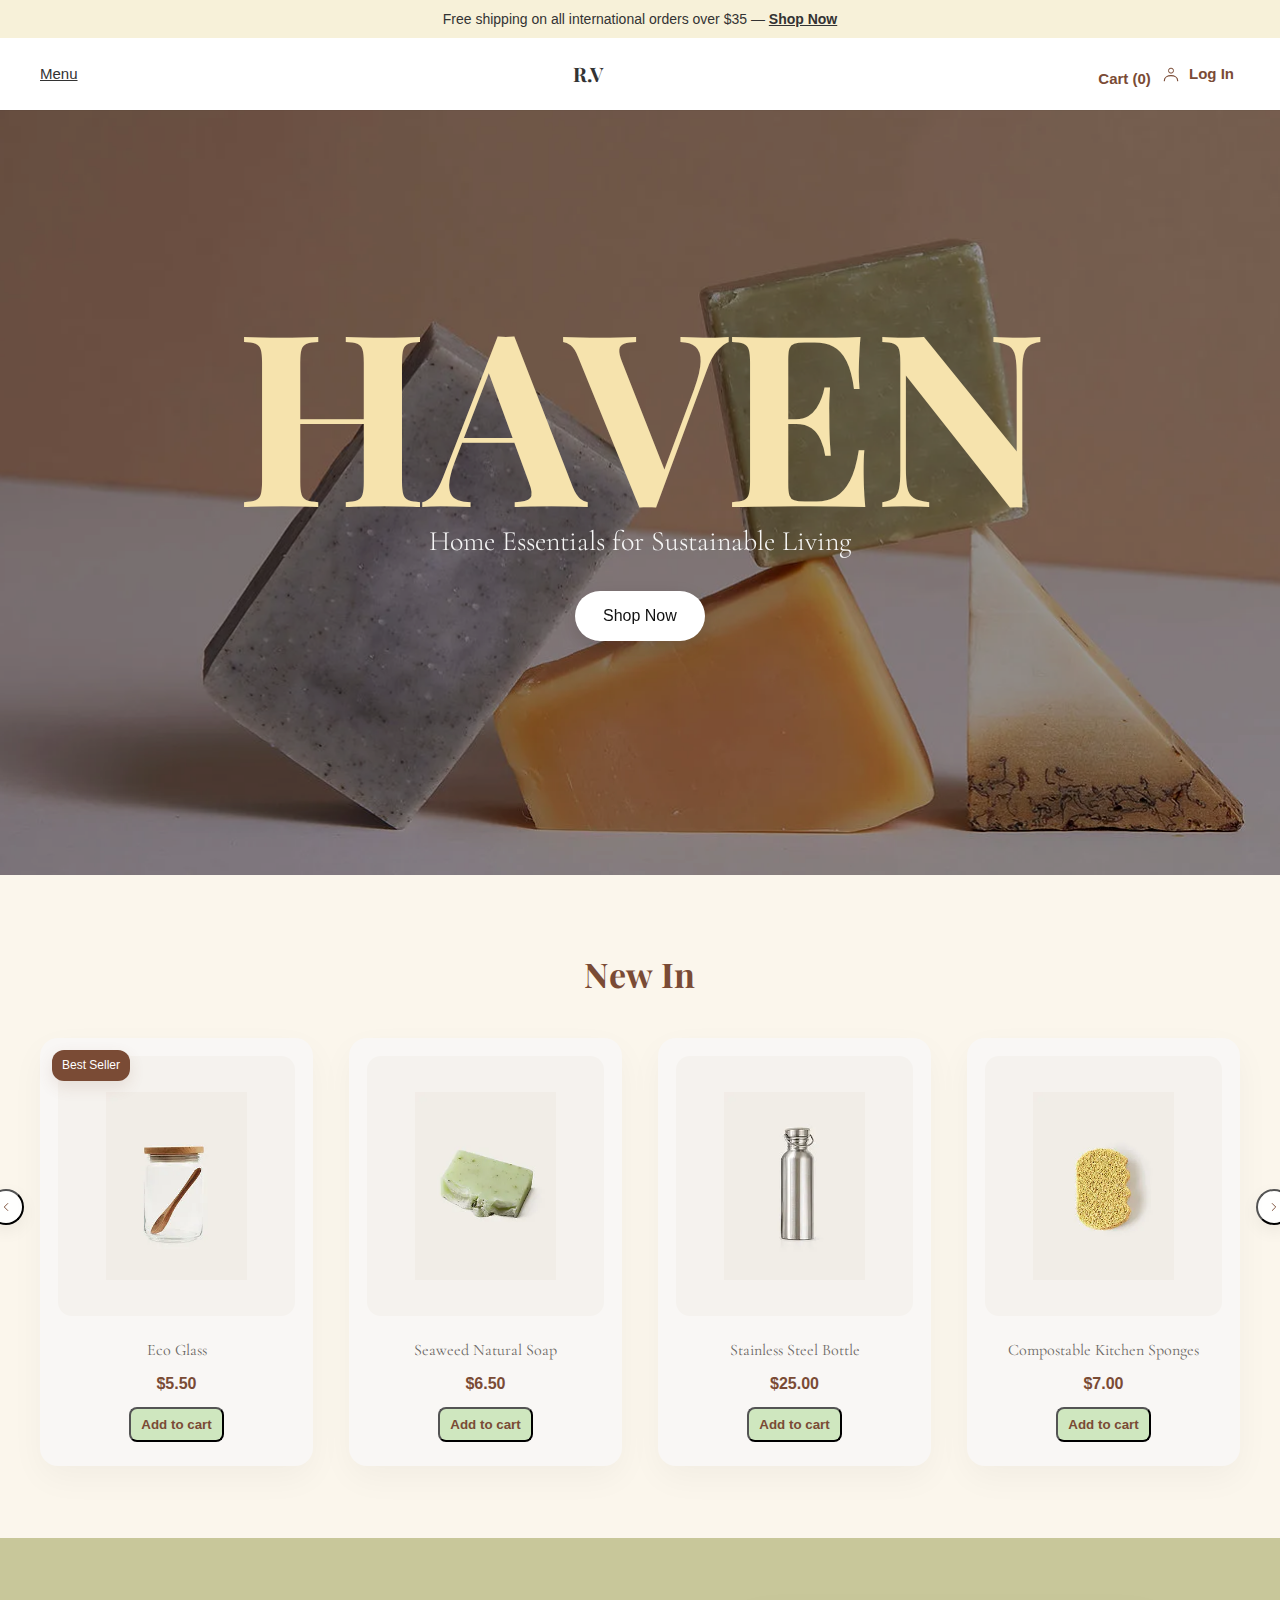
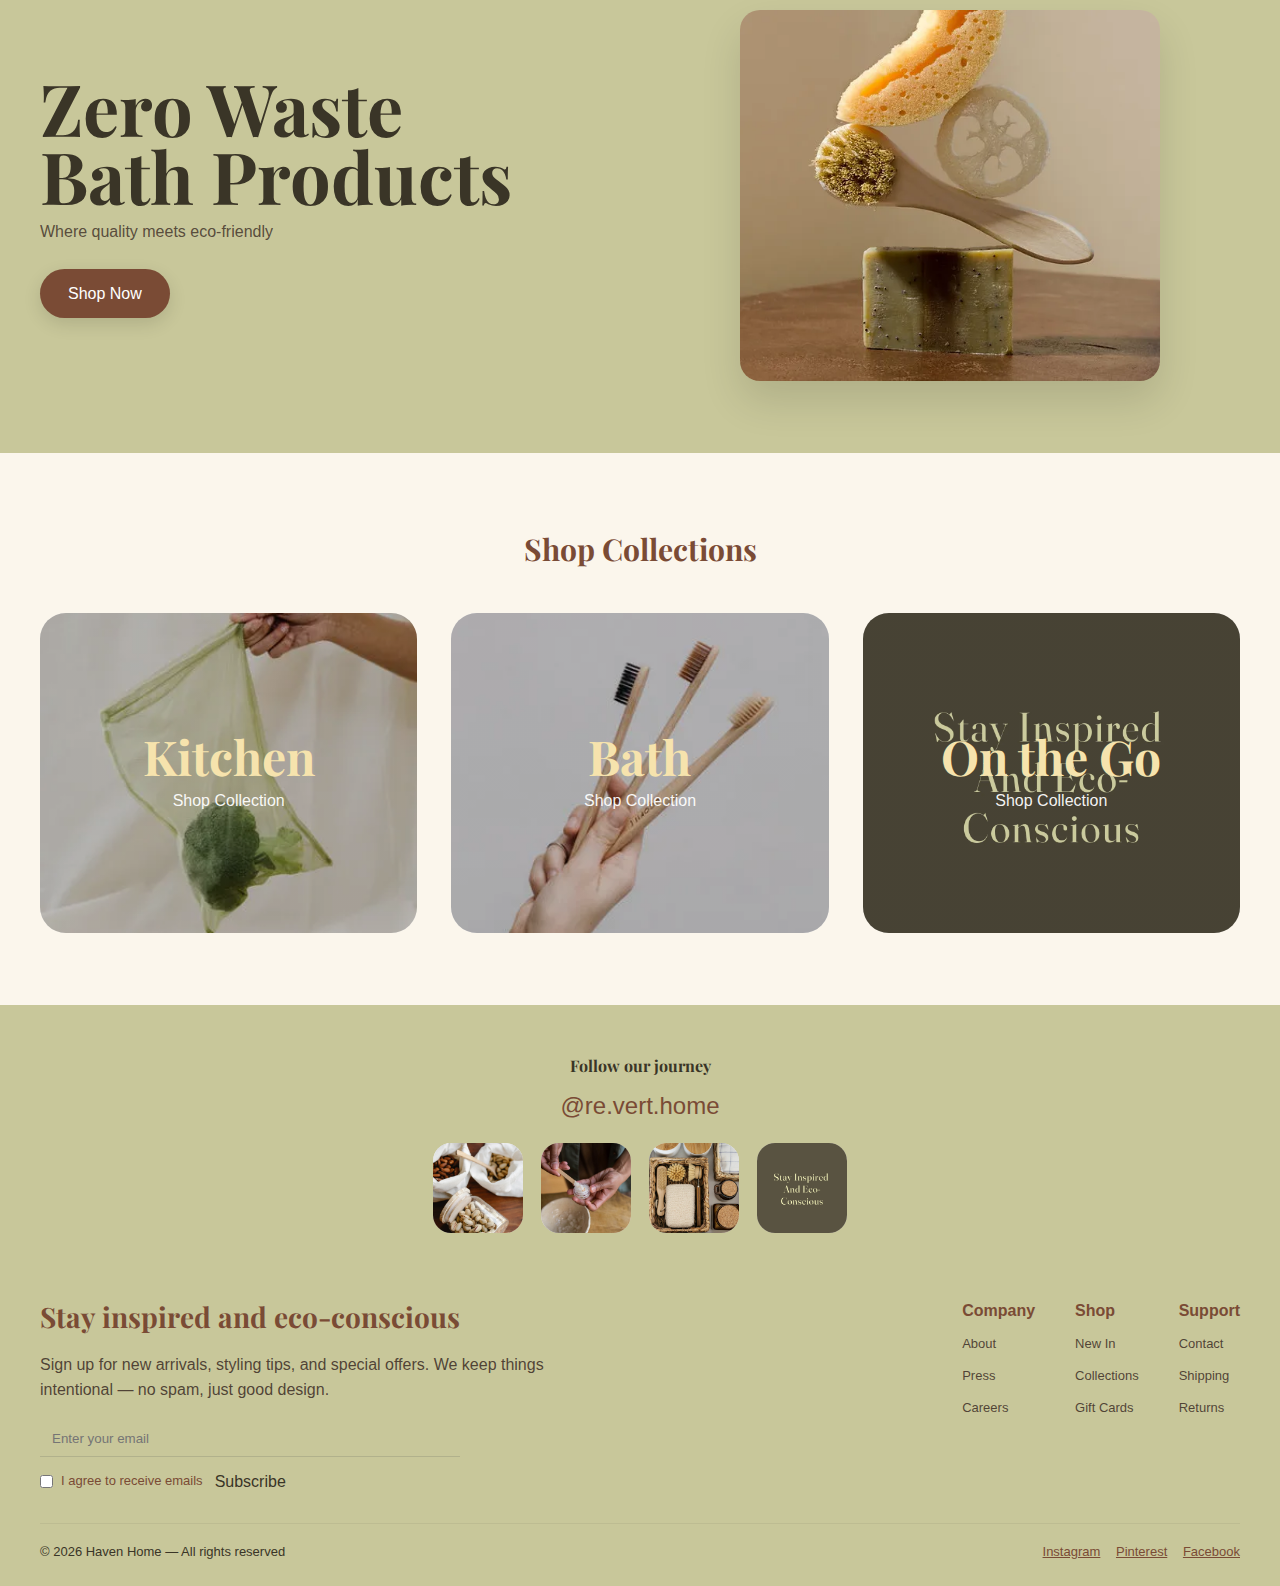
<file: index.html>
<!DOCTYPE html>
<html lang="en">

<head>
  <meta charset="UTF-8">
  <meta name="viewport" content="width=device-width, initial-scale=1.0">
  <link
    href="https://fonts.googleapis.com/css2?family=Playfair+Display:wght@400;700;900&family=Cormorant+Garamond:wght@300;400;600&display=swap"
    rel="stylesheet">
  <link rel="stylesheet" href="https://cdnjs.cloudflare.com/ajax/libs/font-awesome/6.4.0/css/all.min.css"
    integrity="sha512-pzjwE6PqJf4sC2xQ6X1m3Qe0Xv5nq7YQKf2lZ1xQxZk6x8dQ8+H1xK2b1Q2FY8h3p5nY1lYl2kQ=="
    crossorigin="anonymous" referrerpolicy="no-referrer" />
  <link rel="stylesheet" href="Assets/css/style.css">
  <title>HAVEN</title>
</head>

<body>
  <div class="promo">Free shipping on all international orders over $35 — <a href="#">Shop Now</a></div>

  <header class="site-header">
    <div class="header-inner">
      <a href="Assets/menu.html" class="menu open-menu" aria-label="Open menu">Menu</a>
      <div class="logo">R.V</div>
      <div class="actions">
        <span class="cart-label" aria-label="Cart" role="status">Cart (<span id="cart-count" aria-live="polite">0</span>)</span>
        <a href="Assets/login.html" class="login-link" aria-label="Log in"><svg class="user-svg"
            xmlns="http://www.w3.org/2000/svg" viewBox="0 0 24 24" aria-hidden="true" focusable="false">
            <circle cx="12" cy="8" r="3" stroke="currentColor" stroke-width="1.2" fill="none" />
            <path d="M4 20c0-4 4-6 8-6s8 2 8 6" stroke="currentColor" stroke-width="1.4" fill="none"
              stroke-linecap="round" stroke-linejoin="round" />
          </svg><span class="text">Log In</span></a>
      </div>
    </div>
  </header>

  <!-- HERO SECTION -->
  <section class="hero">
    <div class="hero-bg-wrapper" aria-hidden="true">
      <img src="Assets/images/main pic .webp" class="hero-bg" alt="Hero background">
    </div>
    <div class="hero-center">
      <h1 class="hero-title">HAVEN</h1>
      <p class="hero-sub">Home Essentials for Sustainable Living</p>
      <a href="#" class="btn">Shop Now</a>
    </div>
  </section>

  <!-- NEW IN PRODUCTS -->
  <section class="new-in">
    <div class="container">
      <h2>New In</h2>
      <button class="nav-arrow left" aria-label="Previous">
        <svg viewBox="0 0 24 24" fill="none" xmlns="http://www.w3.org/2000/svg" aria-hidden="true">
          <path d="M15 6L9 12l6 6" stroke="currentColor" stroke-width="1.6" stroke-linecap="round"
            stroke-linejoin="round" />
        </svg>
      </button>
      <button class="nav-arrow right" aria-label="Next">
        <svg viewBox="0 0 24 24" fill="none" xmlns="http://www.w3.org/2000/svg" aria-hidden="true">
          <path d="M9 6l6 6-6 6" stroke="currentColor" stroke-width="1.6" stroke-linecap="round"
            stroke-linejoin="round" />
        </svg>
      </button>
      <div class="product-grid">
        <article class="product-card">
          <span class="product-badge">Best Seller</span>
          <div class="tile"><img src="Assets/images/02.webp" alt="Eco Glass"></div>
          <div class="product-meta">
            <div class="product-title">Eco Glass</div>
            <div class="product-price">$5.50</div>
            <button type="button" class="add-to-cart" data-name="Eco Glass" data-price="5.50">Add to cart</button>
          </div>
        </article>
        <article class="product-card">
          <div class="tile"><img src="Assets/images/pic.webp" alt="Seaweed Natural Soap"></div>
          <div class="product-meta">
            <div class="product-title">Seaweed Natural Soap</div>
            <div class="product-price">$6.50</div>
            <button type="button" class="add-to-cart" data-name="Seaweed Natural Soap" data-price="6.50">Add to
              cart</button>
          </div>
        </article>
        <article class="product-card">
          <div class="tile"><img src="Assets/images/pic 2.webp" alt="Stainless Steel Bottle">
          </div>
          <div class="product-meta">
            <div class="product-title">Stainless Steel Bottle</div>
            <div class="product-price">$25.00</div>
            <button type="button" class="add-to-cart" data-name="Stainless Steel Bottle" data-price="25.00">Add to
              cart</button>
          </div>
        </article>
        <article class="product-card">
          <div class="tile"><img src="Assets/images/04.webp" alt="Compostable Kitchen Sponges"></div>
          <div class="product-meta">
            <div class="product-title">Compostable Kitchen Sponges</div>
            <div class="product-price">$7.00</div>
            <button type="button" class="add-to-cart" data-name="Compostable Kitchen Sponges" data-price="7.00">Add to
              cart</button>
          </div>
        </article>
      </div>
    </div>
  </section>

  <!-- FEATURE -->
  <section class="feature">
    <div class="container">
      <div class="feature-content">
        <h2>Zero Waste<br>Bath Products</h2>
        <p>Where quality meets eco-friendly</p>
        <a href="#" class="btn dark">Shop Now</a>
      </div>
      <div class="feature-image" aria-hidden="true">
        <img src="Assets/images/hero-pic1.webp" alt="Bath Products">
      </div>
    </div>
  </section>

  <!-- COLLECTIONS -->
  <section class="collections">
    <div class="container">
      <h2>Shop Collections</h2>
      <div class="collection-grid">
        <a class="collection-card" href="#">
          <img src="Assets/images/pic 5.webp" alt="Kitchen">
          <div class="overlay">
            <h3>Kitchen</h3>
            <p>Shop Collection</p>
          </div>
        </a>
        <a class="collection-card" href="#">
          <img src="Assets/images/03.webp" alt="Bath">
          <div class="overlay">
            <h3>Bath</h3>
            <p>Shop Collection</p>
          </div>
        </a>
        <a class="collection-card" href="#">
          <img src="Assets/images/09.webp" alt="On the Go">
          <div class="overlay">
            <h3>On the Go</h3>
            <p>Shop Collection</p>
          </div>
        </a>
      </div>
    </div>
  </section>

  <script>
    (function () {
      const hero = document.querySelector('.hero-center');
      if (!hero) return;
      const prefersReducedMotion = window.matchMedia('(prefers-reduced-motion: reduce)').matches;
      if (prefersReducedMotion) {
        hero.classList.add('is-visible');
        return;
      }
      const observer = new IntersectionObserver((entries, obs) => {
        entries.forEach(entry => {
          if (entry.isIntersecting) {
            hero.classList.add('is-visible');
            obs.unobserve(entry.target);
          }
        });
      }, { threshold: 0.2 });
      observer.observe(hero);
    })();
  </script>

  <footer class="site-footer">
    <div class="container">
      <div class="follow">
        <h4>Follow our journey</h4>
        <div class="handle">@re.vert.home</div>
        <div class="follow-grid">
          <div class="item"><img src="Assets/images/05.webp" alt="post"></div>
          <div class="item"><img src="Assets/images/07.webp" alt="post"></div>
          <div class="item"><img src="Assets/images/08.webp" alt="post"></div>
          <div class="item"><img src="Assets/images/09.webp" alt="post"></div>
        </div>
      </div>

      <div class="footer-main">
        <div class="footer-left">
          <h3>Stay inspired and eco-conscious</h3>
          <p>Sign up for new arrivals, styling tips, and special offers. We keep things intentional — no spam, just good
            design.</p>

          <div class="newsletter">
            <form id="newsletter-form" action="#" onsubmit="return false;" aria-label="Subscribe to newsletter">
              <input type="email" id="newsletter-email" name="email" placeholder="Enter your email"
                aria-label="Email address" required>
              <div class="submit-row">
                <label><input type="checkbox" id="newsletter-consent"> I agree to receive emails</label>
                <buttonid="newsletter-submit">Subscribe</button>
              </div>
            </form>
          </div>
        </div>

        <div class="footer-links">
          <ul>
            <li><strong>Company</strong></li>
            <li><a href="#">About</a></li>
            <li><a href="#">Press</a></li>
            <li><a href="#">Careers</a></li>
          </ul>

          <ul>
            <li><strong>Shop</strong></li>
            <li><a href="#">New In</a></li>
            <li><a href="#">Collections</a></li>
            <li><a href="#">Gift Cards</a></li>
          </ul>

          <ul>
            <li><strong>Support</strong></li>
            <li><a href="#">Contact</a></li>
            <li><a href="#">Shipping</a></li>
            <li><a href="#">Returns</a></li>
          </ul>
        </div>
      </div>

      <div class="footer-bottom">
        <div>&copy; 2026 Haven Home — All rights reserved</div>
        <div class="footer-social">
          <a href="#">Instagram</a>
          <a href="#">Pinterest</a>
          <a href="#">Facebook</a>
        </div>
      </div>
    </div>
  </footer>

  <script>
    // Minimal newsletter validation and feedback
    (function () {
      const form = document.getElementById('newsletter-form');
      const email = document.getElementById('newsletter-email');
      const btn = document.getElementById('newsletter-submit');

      btn.addEventListener('click', () => {
        if (!email.value || !email.value.includes('@')) {
          email.focus();
          alert('Please enter a valid email address.');
          return;
        }
        if (!document.getElementById('newsletter-consent').checked) {
          alert('Please agree to receive emails.');
          return;
        }
        // Simple success feedback — replace with real submit later
        alert('Thanks! You are subscribed.');
        email.value = '';
        document.getElementById('newsletter-consent').checked = false;
      });
    })();
  </script>
  <script src="Assets/javascript/cart-count.js" defer></script>
</body>

</html>
</file>
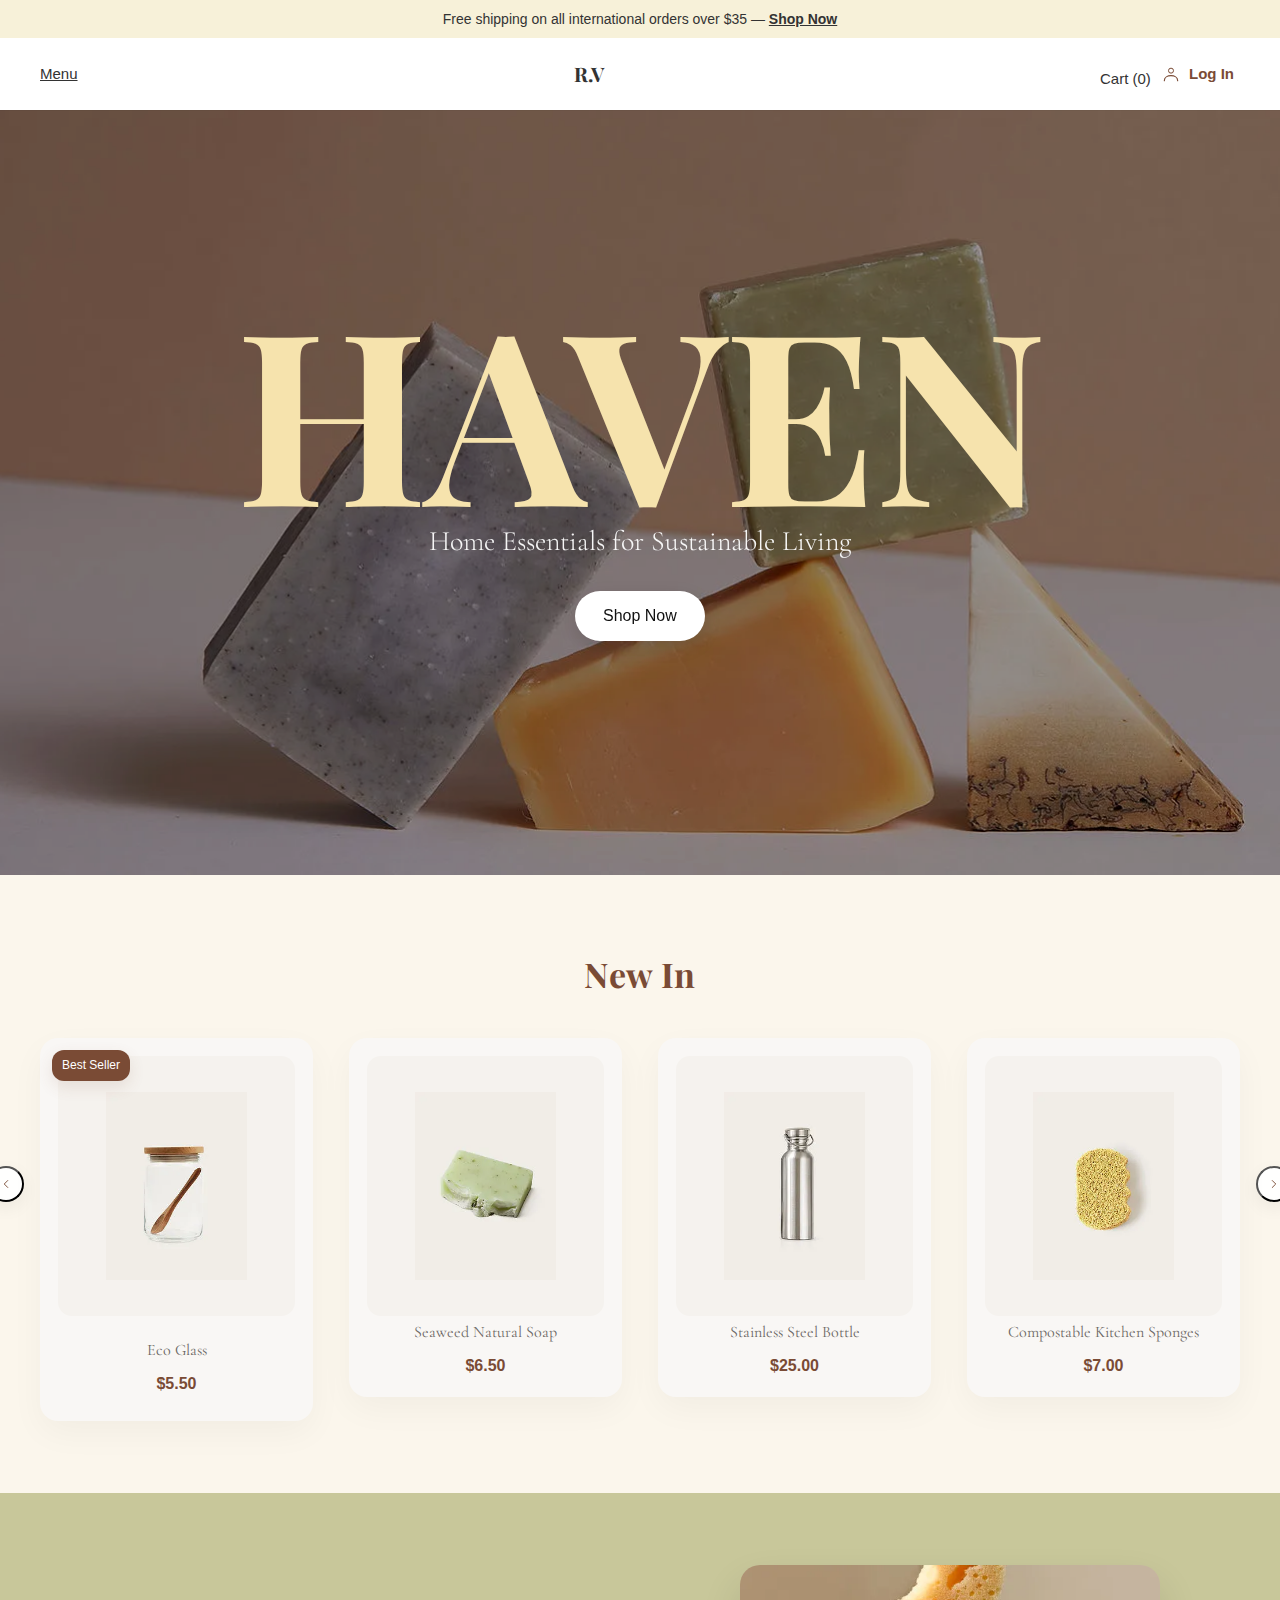
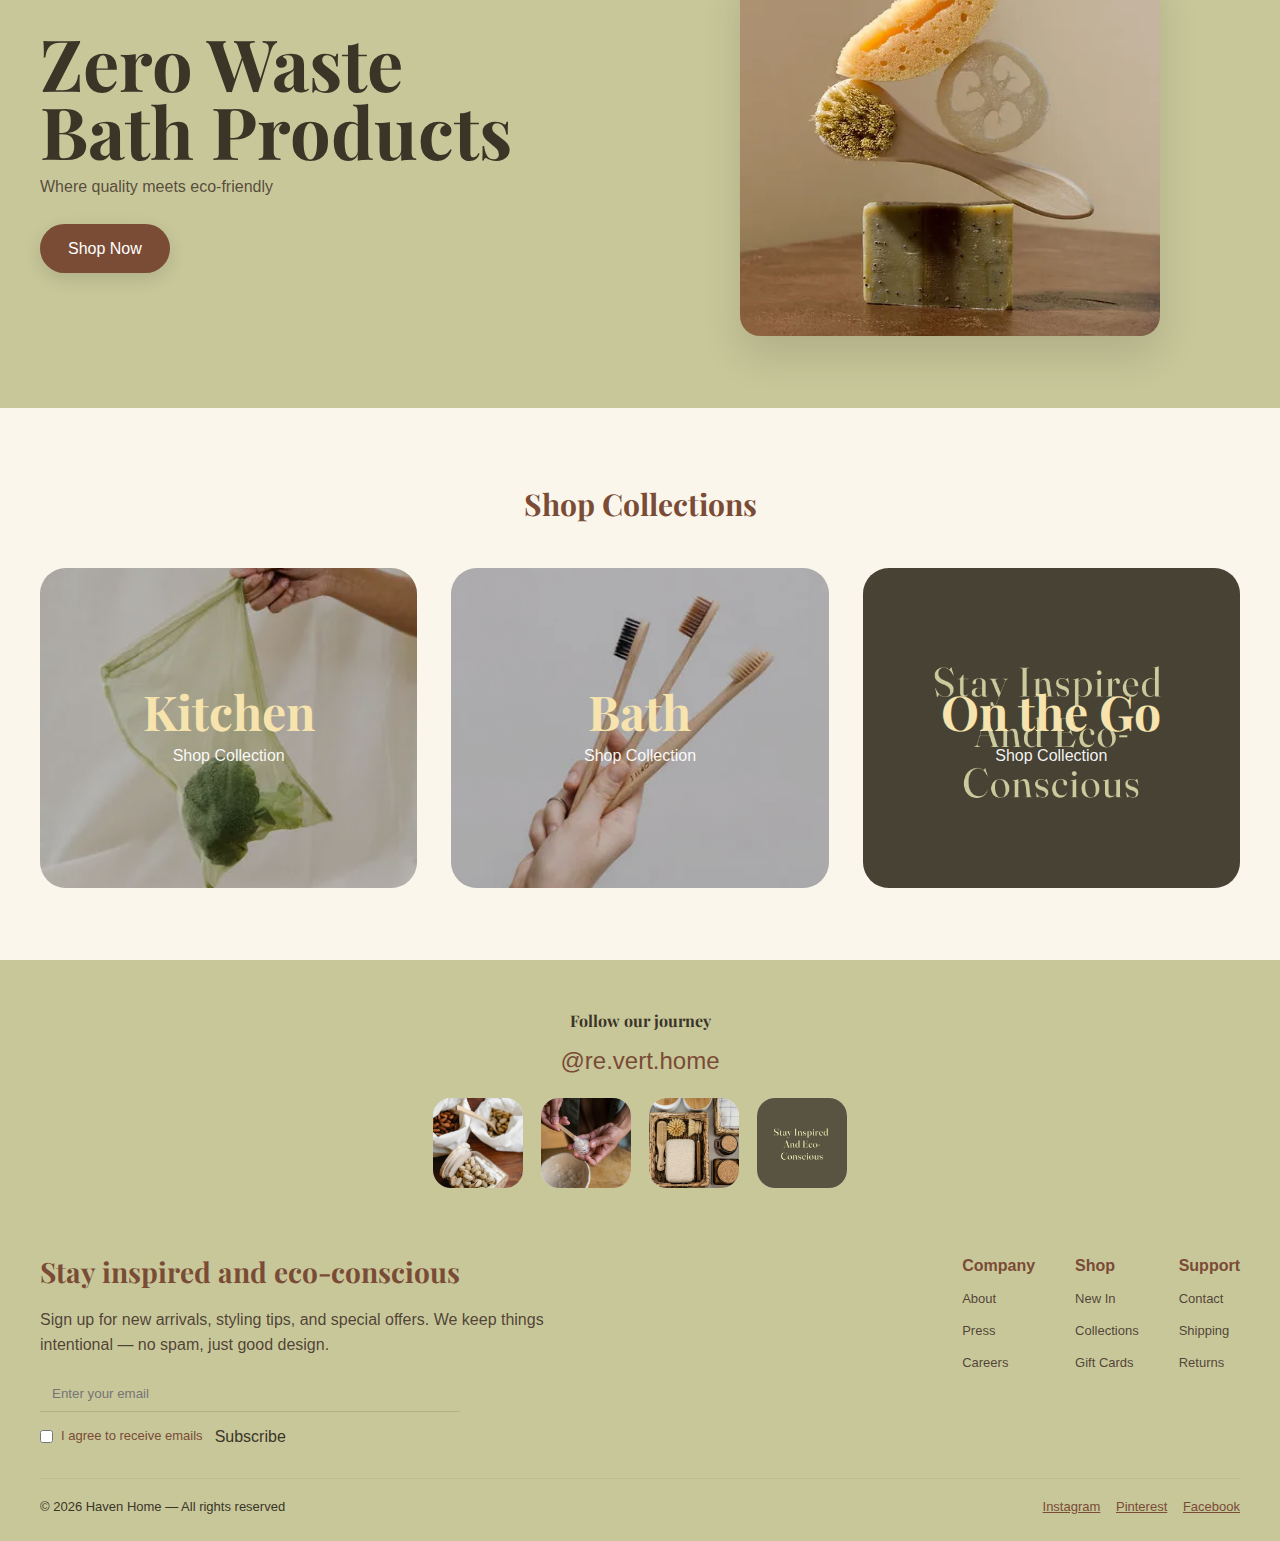
<file: Assets/index.html>
<!DOCTYPE html>
<html lang="en">

<head>
  <meta charset="UTF-8">
  <meta name="viewport" content="width=device-width, initial-scale=1.0">
  <link
    href="https://fonts.googleapis.com/css2?family=Playfair+Display:wght@400;700;900&family=Cormorant+Garamond:wght@300;400;600&display=swap"
    rel="stylesheet">
  <link rel="stylesheet" href="https://cdnjs.cloudflare.com/ajax/libs/font-awesome/6.4.0/css/all.min.css"
    integrity="sha512-pzjwE6PqJf4sC2xQ6X1m3Qe0Xv5nq7YQKf2lZ1xQxZk6x8dQ8+H1xK2b1Q2FY8h3p5nY1lYl2kQ=="
    crossorigin="anonymous" referrerpolicy="no-referrer" />
  <link rel="stylesheet" href="./css/style.css">
  <title>HAVEN</title>
</head>

<body>
  <div class="promo">Free shipping on all international orders over $35 — <a href="#">Shop Now</a></div>

  <header class="site-header">
    <div class="header-inner">
      <a href="menu.html" class="menu open-menu" aria-label="Open menu">Menu</a>
      <div class="logo">R.V</div>
      <div class="actions">Cart (0) <a href="login.html" class="login-link" aria-label="Log in"><svg class="user-svg"
            xmlns="http://www.w3.org/2000/svg" viewBox="0 0 24 24" aria-hidden="true" focusable="false">
            <circle cx="12" cy="8" r="3" stroke="currentColor" stroke-width="1.2" fill="none" />
            <path d="M4 20c0-4 4-6 8-6s8 2 8 6" stroke="currentColor" stroke-width="1.4" fill="none"
              stroke-linecap="round" stroke-linejoin="round" />
          </svg><span class="text">Log In</span></a></div>
    </div>
  </header>

  <!-- HERO SECTION -->
  <section class="hero">
    <div class="hero-bg-wrapper" aria-hidden="true">
      <img src="./images/main pic .webp" class="hero-bg" alt="Hero background">
    </div>
    <div class="hero-center">
      <h1 class="hero-title">HAVEN</h1>
      <p class="hero-sub">Home Essentials for Sustainable Living</p>
      <a href="#" class="btn">Shop Now</a>
    </div>
  </section>

  <!-- NEW IN PRODUCTS -->
  <section class="new-in">
    <div class="container">
      <h2>New In</h2>
      <button class="nav-arrow left" aria-label="Previous">
        <svg viewBox="0 0 24 24" fill="none" xmlns="http://www.w3.org/2000/svg" aria-hidden="true">
          <path d="M15 6L9 12l6 6" stroke="currentColor" stroke-width="1.6" stroke-linecap="round"
            stroke-linejoin="round" />
        </svg>
      </button>
      <button class="nav-arrow right" aria-label="Next">
        <svg viewBox="0 0 24 24" fill="none" xmlns="http://www.w3.org/2000/svg" aria-hidden="true">
          <path d="M9 6l6 6-6 6" stroke="currentColor" stroke-width="1.6" stroke-linecap="round"
            stroke-linejoin="round" />
        </svg>
      </button>
      <div class="product-grid">
        <article class="product-card">
          <span class="product-badge">Best Seller</span>
          <div class="tile"><img src="./images/02.webp" alt="Eco Glass"></div>
          <div class="product-meta">
            <div class="product-title">Eco Glass</div>
            <div class="product-price">$5.50</div>
          </div>
        </article>
        <article class="product-card">
          <div class="tile"><img src="./images/pic.webp" alt="Seaweed Natural Soap"></div>
          <div class="product-title">Seaweed Natural Soap</div>
          <div class="product-price">$6.50</div>
        </article>
        <article class="product-card">
          <div class="tile"><img src="./images/pic 2.webp" alt="Stainless Steel Bottle">
          </div>
          <div class="product-title">Stainless Steel Bottle</div>
          <div class="product-price">$25.00</div>
        </article>
        <article class="product-card">
          <div class="tile"><img src="./images/04.webp" alt="Compostable Kitchen Sponges"></div>
          <div class="product-title">Compostable Kitchen Sponges</div>
          <div class="product-price">$7.00</div>
        </article>
      </div>
    </div>
  </section>

  <!-- FEATURE -->
  <section class="feature">
    <div class="container">
      <div class="feature-content">
        <h2>Zero Waste<br>Bath Products</h2>
        <p>Where quality meets eco-friendly</p>
        <a href="#" class="btn dark">Shop Now</a>
      </div>
      <div class="feature-image" aria-hidden="true">
        <img src="./images/hero-pic1.webp" alt="Bath Products">
      </div>
    </div>
  </section>

  <!-- COLLECTIONS -->
  <section class="collections">
    <div class="container">
      <h2>Shop Collections</h2>
      <div class="collection-grid">
        <a class="collection-card" href="#">
          <img src="./images/pic 5.webp" alt="Kitchen">
          <div class="overlay">
            <h3>Kitchen</h3>
            <p>Shop Collection</p>
          </div>
        </a>
        <a class="collection-card" href="#">
          <img src="./images/03.webp" alt="Bath">
          <div class="overlay">
            <h3>Bath</h3>
            <p>Shop Collection</p>
          </div>
        </a>
        <a class="collection-card" href="#">
          <img src="./images/09.webp" alt="On the Go">
          <div class="overlay">
            <h3>On the Go</h3>
            <p>Shop Collection</p>
          </div>
        </a>
      </div>
    </div>
  </section>

  <script>
    (function () {
      const hero = document.querySelector('.hero-center');
      if (!hero) return;
      const prefersReducedMotion = window.matchMedia('(prefers-reduced-motion: reduce)').matches;
      if (prefersReducedMotion) {
        hero.classList.add('is-visible');
        return;
      }
      const observer = new IntersectionObserver((entries, obs) => {
        entries.forEach(entry => {
          if (entry.isIntersecting) {
            hero.classList.add('is-visible');
            obs.unobserve(entry.target);
          }
        });
      }, { threshold: 0.2 });
      observer.observe(hero);
    })();
  </script>

  <footer class="site-footer">
    <div class="container">
      <div class="follow">
        <h4>Follow our journey</h4>
        <div class="handle">@re.vert.home</div>
        <div class="follow-grid">
          <div class="item"><img src="./images/05.webp" alt="post"></div>
          <div class="item"><img src="./images/07.webp" alt="post"></div>
          <div class="item"><img src="./images/08.webp" alt="post"></div>
          <div class="item"><img src="./images/09.webp" alt="post"></div>
        </div>
      </div>

      <div class="footer-main">
        <div class="footer-left">
          <h3>Stay inspired and eco-conscious</h3>
          <p>Sign up for new arrivals, styling tips, and special offers. We keep things intentional — no spam, just good
            design.</p>

          <div class="newsletter">
            <form id="newsletter-form" action="#" onsubmit="return false;" aria-label="Subscribe to newsletter">
              <input type="email" id="newsletter-email" name="email" placeholder="Enter your email"
                aria-label="Email address" required>
              <div class="submit-row">
                <label><input type="checkbox" id="newsletter-consent"> I agree to receive emails</label>
                <buttonid="newsletter-submit">Subscribe</button>
              </div>
            </form>
          </div>
        </div>

        <div class="footer-links">
          <ul>
            <li><strong>Company</strong></li>
            <li><a href="#">About</a></li>
            <li><a href="#">Press</a></li>
            <li><a href="#">Careers</a></li>
          </ul>

          <ul>
            <li><strong>Shop</strong></li>
            <li><a href="#">New In</a></li>
            <li><a href="#">Collections</a></li>
            <li><a href="#">Gift Cards</a></li>
          </ul>

          <ul>
            <li><strong>Support</strong></li>
            <li><a href="#">Contact</a></li>
            <li><a href="#">Shipping</a></li>
            <li><a href="#">Returns</a></li>
          </ul>
        </div>
      </div>

      <div class="footer-bottom">
        <div>&copy; 2026 Haven Home — All rights reserved</div>
        <div class="footer-social">
          <a href="#">Instagram</a>
          <a href="#">Pinterest</a>
          <a href="#">Facebook</a>
        </div>
      </div>
    </div>
  </footer>

  <script>
    // Minimal newsletter validation and feedback
    (function () {
      const form = document.getElementById('newsletter-form');
      const email = document.getElementById('newsletter-email');
      const btn = document.getElementById('newsletter-submit');

      btn.addEventListener('click', () => {
        if (!email.value || !email.value.includes('@')) {
          email.focus();
          alert('Please enter a valid email address.');
          return;
        }
        if (!document.getElementById('newsletter-consent').checked) {
          alert('Please agree to receive emails.');
          return;
        }
        // Simple success feedback — replace with real submit later
        alert('Thanks! You are subscribed.');
        email.value = '';
        document.getElementById('newsletter-consent').checked = false;
      });
    })();
  </script>

</body>

</html>
</file>
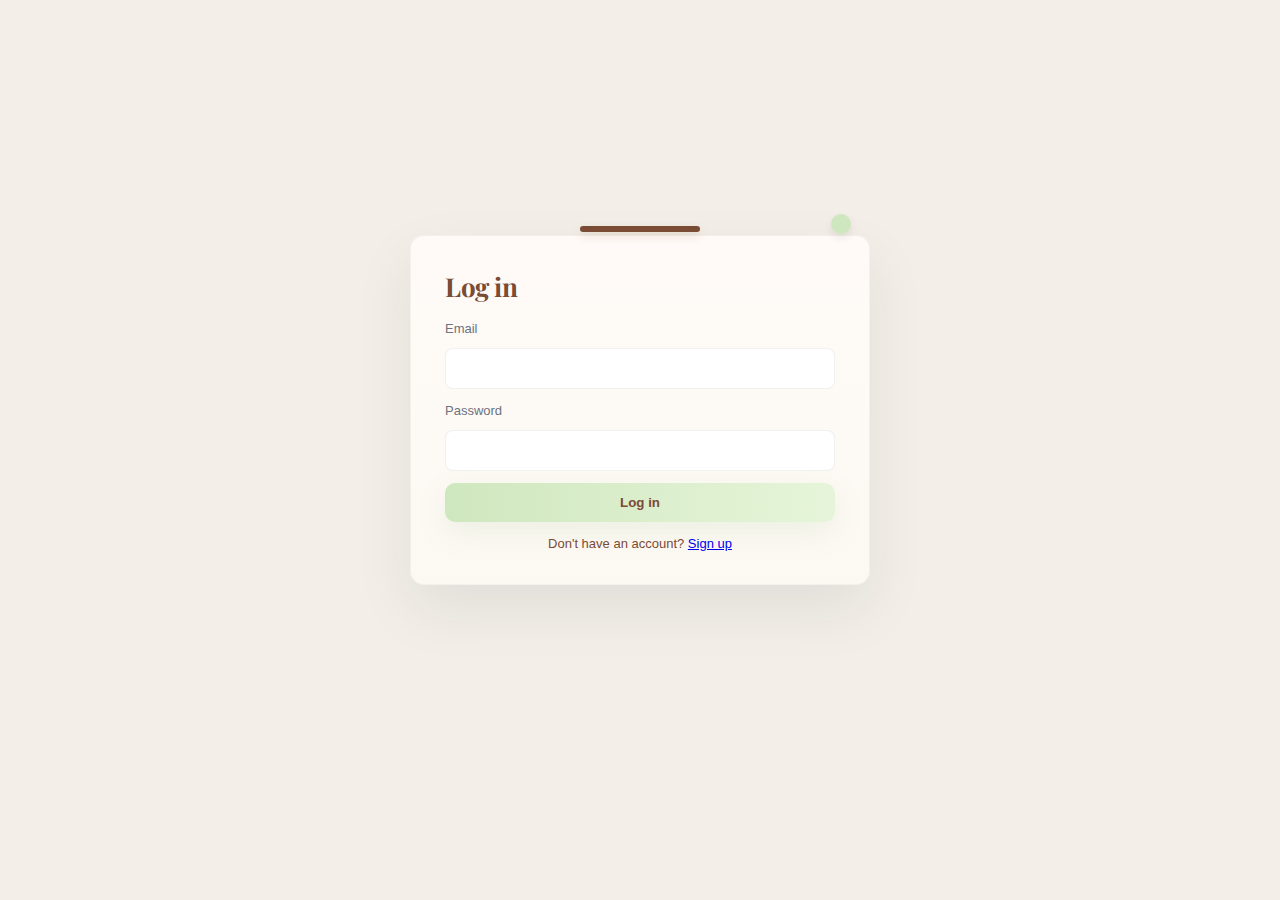
<file: login.html>
<!doctype html>
<html lang="en">
<head>
  <meta charset="utf-8">
  <meta name="viewport" content="width=device-width,initial-scale=1">
  <link href="https://fonts.googleapis.com/css2?family=Playfair+Display:wght@400;700;900&family=Cormorant+Garamond:wght@300;400;600&display=swap" rel="stylesheet">
  <link rel="stylesheet" href="https://cdnjs.cloudflare.com/ajax/libs/font-awesome/6.4.0/css/all.min.css" integrity="sha512-pzjwE6PqJf4sC2xQ6X1m3Qe0Xv5nq7YQKf2lZ1xQxZk6x8dQ8+H1xK2b1Q2FY8h3p5nY1lYl2kQ==" crossorigin="anonymous" referrerpolicy="no-referrer" />
  <link rel="stylesheet" href="./css/style.css">
  <link rel="stylesheet" href="./css/auth.css">
  <title>Log in — HAVEN</title>
</head>

<body class="auth-page">
  <div class="auth-wrapper">
    <form class="auth-card" id="loginForm" novalidate>
      <h2>Log in</h2>
      <label>
        Email
        <input type="email" name="email" required>
      </label>
      <label>
        Password
        <input type="password" name="password" required minlength="6">
      </label>
      <button type="submit" class="btn">Log in</button>
      <p class="muted">Don't have an account? <a href="signup.html">Sign up</a></p>
    </form>
  </div>
  <script>
    document.getElementById('loginForm').addEventListener('submit', function (e) {
      e.preventDefault();
      const f = e.target;
      if (!f.email.value || !f.password.value) {
        alert('Please enter email and password');
        return;
      }
      alert('Logged in (demo)');
    });

    // reveal card with a small animation
    (function () {
      const card = document.querySelector('.auth-card');
      if (!card) return;
      if (window.matchMedia('(prefers-reduced-motion: reduce)').matches) { card.classList.add('is-visible'); return; }
      setTimeout(() => card.classList.add('is-visible'), 80);
    })();
  </script>
</body>
</html>
</file>
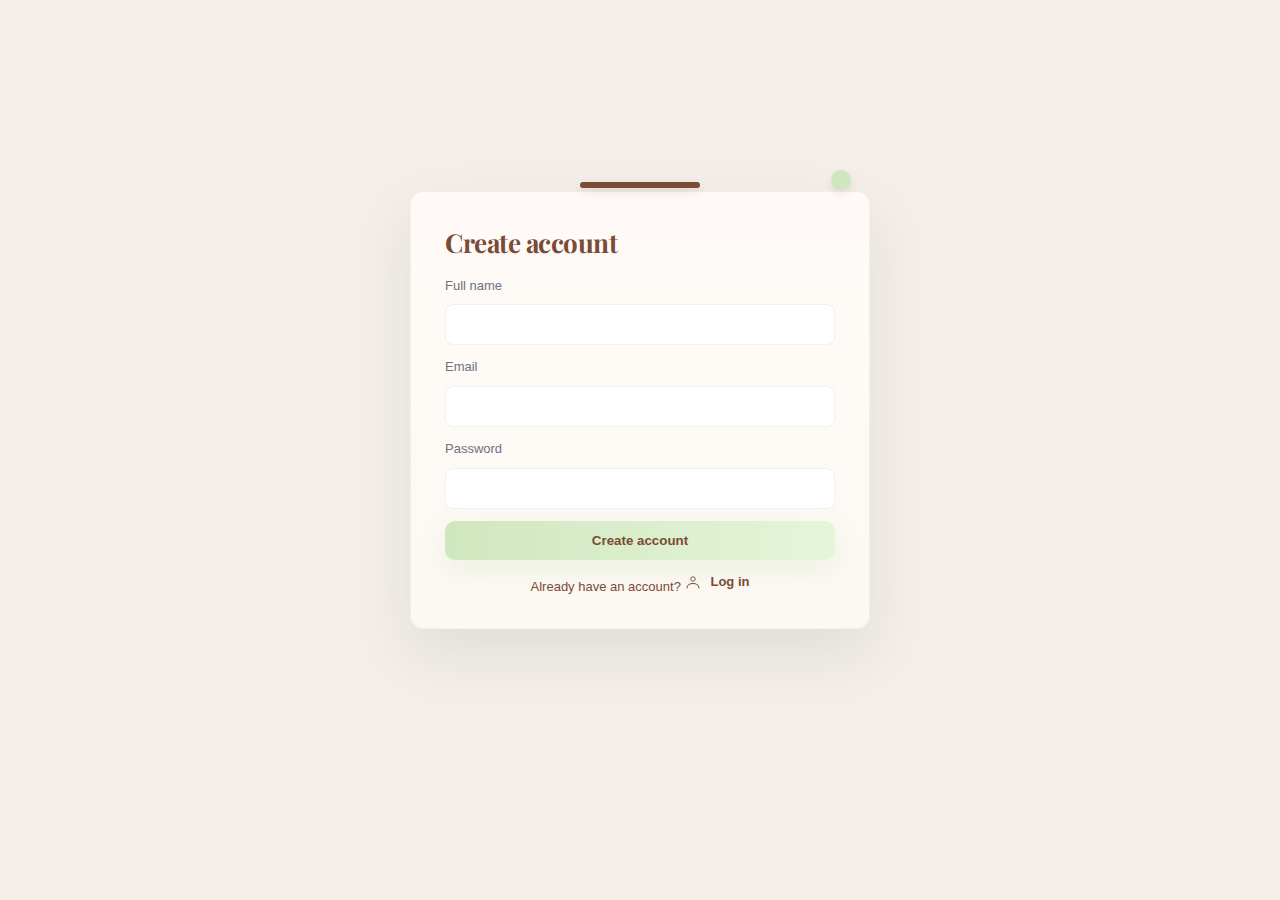
<file: signup.html>
<!doctype html>
<html lang="en">
<head>
  <meta charset="utf-8">
  <meta name="viewport" content="width=device-width,initial-scale=1">
  <link href="https://fonts.googleapis.com/css2?family=Playfair+Display:wght@400;700;900&family=Cormorant+Garamond:wght@300;400;600&display=swap" rel="stylesheet">
  <link rel="stylesheet" href="https://cdnjs.cloudflare.com/ajax/libs/font-awesome/6.4.0/css/all.min.css" integrity="sha512-pzjwE6PqJf4sC2xQ6X1m3Qe0Xv5nq7YQKf2lZ1xQxZk6x8dQ8+H1xK2b1Q2FY8h3p5nY1lYl2kQ==" crossorigin="anonymous" referrerpolicy="no-referrer" />
  <link rel="stylesheet" href="./css/style.css">
  <link rel="stylesheet" href="./css/auth.css">
  <title>Sign up — HAVEN</title>
</head>

<body class="auth-page">
  <div class="auth-wrapper">
    <form class="auth-card" id="signupForm" novalidate>
      <h2>Create account</h2>
      <label>
        Full name
        <input type="text" name="name" required>
      </label>
      <label>
        Email
        <input type="email" name="email" required>
      </label>
      <label>
        Password
        <input type="password" name="password" required minlength="6">
      </label>
      <button type="submit" class="btn">Create account</button>
      <p class="muted">Already have an account? <a href="login.html" class="inline-login"><svg class="user-svg" xmlns="http://www.w3.org/2000/svg" viewBox="0 0 24 24" aria-hidden="true" focusable="false"><circle cx="12" cy="8" r="3" stroke="currentColor" stroke-width="1.2" fill="none"/><path d="M4 20c0-4 4-6 8-6s8 2 8 6" stroke="currentColor" stroke-width="1.4" fill="none" stroke-linecap="round" stroke-linejoin="round"/></svg><span class="text">Log in</span></a></p>
    </form>
  </div>
  <script>
    document.getElementById('signupForm').addEventListener('submit', function (e) {
      e.preventDefault();
      const f = e.target;
      if (!f.email.value || !f.password.value || !f.name.value) {
        alert('Please complete the form');
        return;
      }
      alert('Account created (demo)');
    });

    // reveal card with a small animation
    (function () {
      const card = document.querySelector('.auth-card');
      if (!card) return;
      if (window.matchMedia('(prefers-reduced-motion: reduce)').matches) { card.classList.add('is-visible'); return; }
      setTimeout(() => card.classList.add('is-visible'), 80);
    })();
  </script>
</body>
</html>
</file>
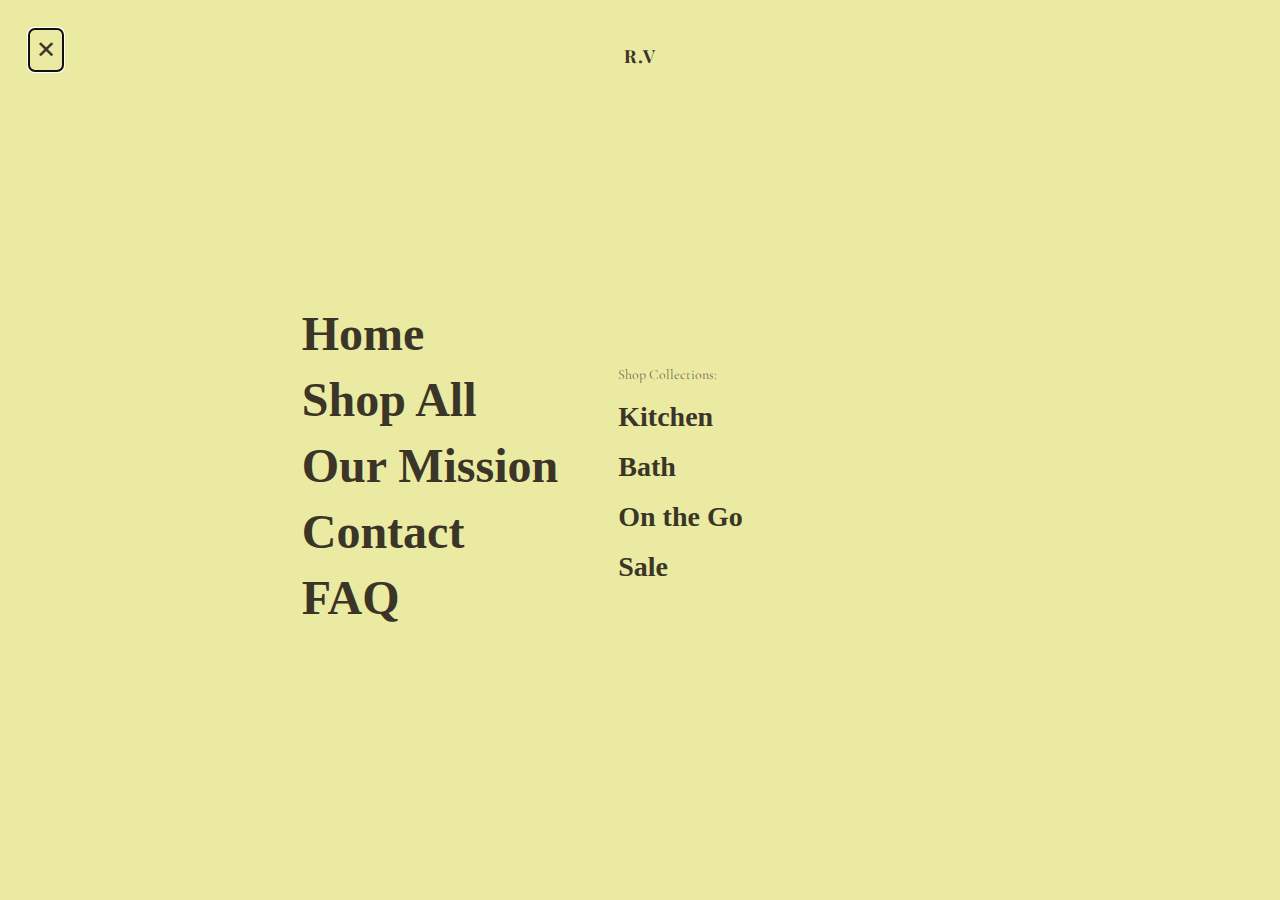
<file: Assets/menu.html>
<!doctype html>
<html lang="en">

<head>
  <meta charset="utf-8">
  <meta name="viewport" content="width=device-width,initial-scale=1">
  <title>Menu — Re.Vert</title>
  <link href="https://fonts.googleapis.com/css2?family=Playfair+Display:wght@400;700;900&family=Cormorant+Garamond:wght@300;400;600&display=swap" rel="stylesheet">
  <link rel="stylesheet" href="./css/menu.css">
</head>

<body>
  <div class="menu-wrap" role="dialog" aria-modal="true" aria-labelledby="menuTitle">
    <button class="menu-close" aria-label="Close menu" onclick="window.location.href='index.html'">✕</button>

    <header class="menu-head">
      <h1 id="menuTitle" class="logo">R.V</h1>
    </header>

    <main class="menu-main container">
      <nav class="menu-nav" aria-label="Primary navigation">
        <ul>
          <li><a href="index.html">Home</a></li>
          <li><a href="#">Shop All</a></li>
          <li><a href="#">Our Mission</a></li>
          <li><a href="#">Contact</a></li>
          <li><a href="#">FAQ</a></li>
        </ul>
      </nav>

      <aside class="menu-collections" aria-label="Collections">
        <p class="label">Shop Collections:</p>
        <ul>
          <li><a href="#">Kitchen</a></li>
          <li><a href="#">Bath</a></li>
          <li><a href="#">On the Go</a></li>
          <li><a href="#">Sale</a></li>
        </ul>
      </aside>
    </main>

    <script>
      // Close on Escape
      document.addEventListener('keydown', (e) => {
        if (e.key === 'Escape') window.location = 'index.html';
      });

      // Focus trap (simple)
      (function() {
        const focusable = 'a, button';
        const modal = document.querySelector('.menu-wrap');
        if (!modal) return;
        const first = modal.querySelectorAll(focusable)[0];
        const last = modal.querySelectorAll(focusable)[modal.querySelectorAll(focusable).length - 1];
        modal.addEventListener('keydown', (e) => {
          if (e.key !== 'Tab') return;
          if (e.shiftKey && document.activeElement === first) { e.preventDefault(); last.focus(); }
          else if (!e.shiftKey && document.activeElement === last) { e.preventDefault(); first.focus(); }
        });
        // autofocus first link
        if (first) first.focus();
      })();
    </script>
  </div>
</body>

</html>
</file>
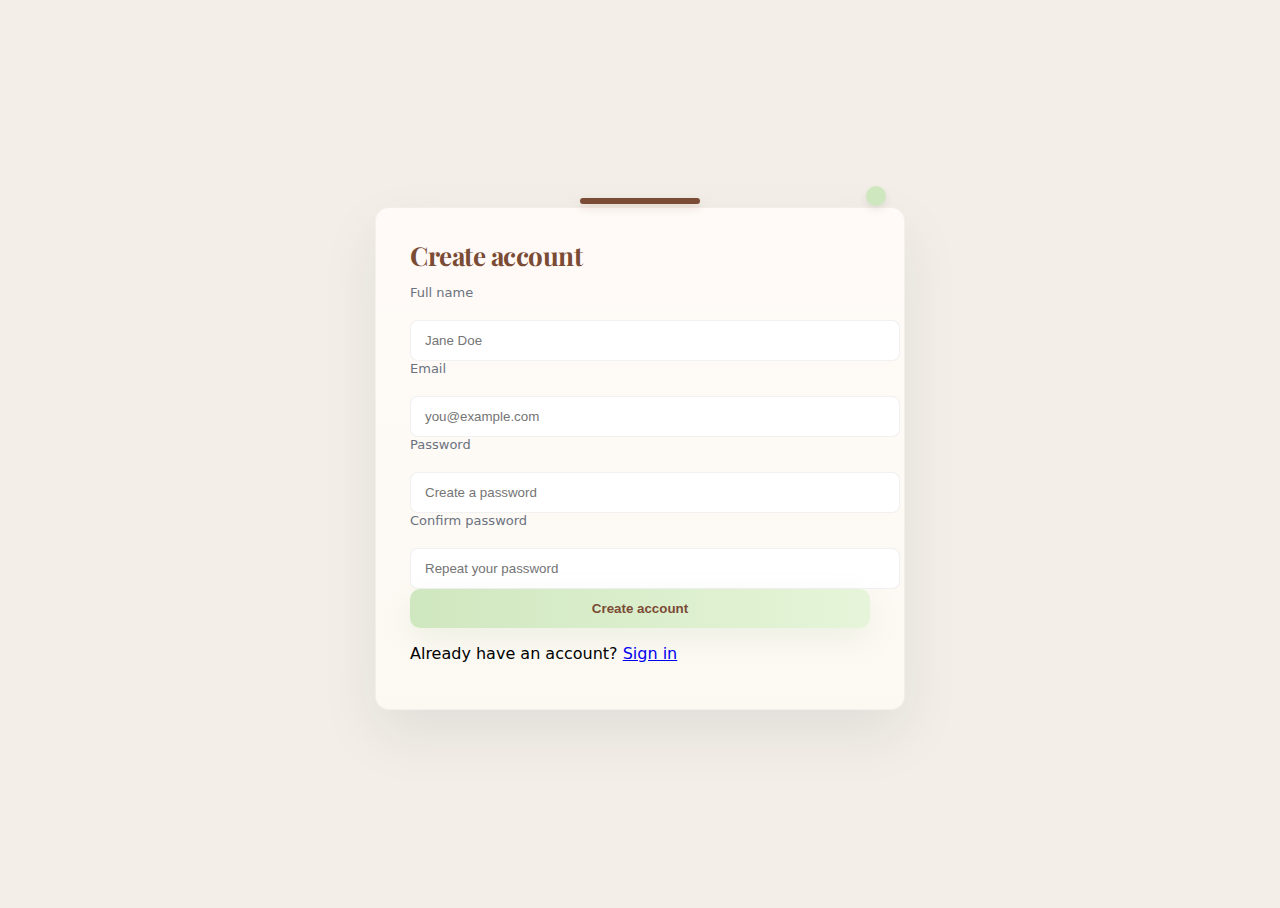
<file: Assets/signup.html>
<!doctype html>
<html lang="en">

<head>
  <meta charset="utf-8">
  <meta name="viewport" content="width=device-width,initial-scale=1">
  <title>Sign up — Re.Vert</title>
  <link href="https://fonts.googleapis.com/css2?family=Playfair+Display:wght@400;700;900&family=Cormorant+Garamond:wght@300;400;600&display=swap" rel="stylesheet">
  <link rel="stylesheet" href="./css/auth.css">
</head>

<body class="auth-page">
  <div class="auth-wrapper">
    <div class="auth-card is-visible" aria-labelledby="signupTitle">
      <h2 id="signupTitle">Create account</h2>

      <form class="auth-form" id="signupForm" action="#" method="post" novalidate>
        <label for="name">Full name</label>
        <input id="name" name="name" type="text" required autocomplete="name" placeholder="Jane Doe">

        <label for="email">Email</label>
        <input id="email" name="email" type="email" required autocomplete="email" placeholder="you@example.com">

        <label for="password">Password</label>
        <input id="password" name="password" type="password" required autocomplete="new-password" placeholder="Create a password">

        <label for="confirm">Confirm password</label>
        <input id="confirm" name="confirm" type="password" required placeholder="Repeat your password">

        <button type="submit" class="btn primary">Create account</button>

        <p class="auth-footer">Already have an account? <a href="login.html">Sign in</a></p>
      </form>
    </div>
  </div>

  <script src="./javascript/auth.js" defer></script>
</body>

</html>
</file>
<file: Assets/css/style.css>
* {
  margin: 0;
  padding: 0;
  box-sizing: border-box;
  font-family: Arial, sans-serif;
}

:root {
  --site-bg: #fbf6ec;
  /* warm cream */
  --tile-bg: #f5f2ee;
  /* tile background */
  --tile-inner: #f9f7f5;
  /* inner tile */
  --muted-text: #6b6764;
  --brand-brown: #7a4b35;
  --brand-green: #cfe7bf;
  --feature-green: #c8c79a;
  /* olive feature background */
  --feature-text: #3a3527;
}

body {
  background: var(--site-bg);
  color: #222;
}

@font-face {
  font-family: "InspireTWDC";
  src: url("../fonts/InspireTWDC-Light.woff2") format("woff2");
  font-weight: 300;
  font-style: normal;
  font-stretch: normal;
}

@font-face {
  font-family: "InspireTWDC";
  src: url("../fonts/InspireTWDC-Italic.woff2") format("woff2");
  font-weight: 400;
  font-style: italic;
  font-stretch: normal;
}

@font-face {
  font-family: "InspireTWDC";
  src: url("../fonts/InspireTWDC-Roman.woff2") format("woff2");
  font-weight: 400;
  font-style: normal;
  font-stretch: normal;
}

@font-face {
  font-family: "InspireTWDC";
  src: url("../fonts/InspireTWDC-Medium.woff2") format("woff2");
  font-weight: 500;
  font-style: normal;
  font-stretch: normal;
}

@font-face {
  font-family: "InspireTWDC";
  src: url("../fonts/InspireTWDC-Heavy.woff2") format("woff2");
  font-weight: 700;
  font-style: normal;
  font-stretch: normal;
}

@font-face {
  font-family: "InspireTWDC";
  src: url("../fonts/InspireTWDC-Black.woff2") format("woff2");
  font-weight: 800;
  font-style: normal;
  font-stretch: normal;
}

body {
  font-family: "InspireTWDC", sans-serif !important;
}

body {
  line-height: 1.6;
}

/* NAVBAR */
header:not(.site-header) {
  position: fixed;
  width: 100%;
  background: #0f172a;
  padding: 15px 40px;
  display: flex;
  justify-content: space-between;
  align-items: center;
  z-index: 1000;
}

header:not(.site-header) .logo {
  color: #fff;
  font-size: 24px;
  font-weight: bold;
  font-family: Cambria, Cochin, Georgia, Times, 'Times New Roman', serif;
}

header:not(.site-header) nav ul {
  display: flex;
  list-style: none;
  gap: 25px;
  justify-content: space-between;
  text-align: center;

}

header:not(.site-header) nav ul li a {
  color: #fff;
  text-decoration: none;
  font-size: 16px;
  transition: color 0.3s;
  justify-content: space-between;
  text-align: center;
}

header:not(.site-header) nav ul li a:hover {
  color: #38bdf8;
}

/* HERO SECTION */

/* Promo bar */
.promo {
  background: #f7f1d9;
  text-align: center;
  padding: 8px 0;
  font-size: 14px;
  color: #333;
}

.promo a {
  color: #333;
  font-weight: 600;
  text-decoration: underline;
}

/* Pale header */
.site-header {
  background: rgba(255, 255, 255, 0.96);
  position: relative;
  padding: 18px 40px;
  z-index: 1000;
  box-shadow: 0 1px 0 rgba(0, 0, 0, 0.03);
}

.header-inner {
  display: flex;
  align-items: center;
  justify-content: space-between;
  max-width: 1200px;
  margin: 0 auto;
}

.site-header .menu,
.site-header .actions {
  color: #333;
  font-size: 15px;
}

.site-header .logo {
  font-family: 'Playfair Display', Georgia, 'Times New Roman', serif;
  font-size: 20px;
  font-weight: 700;
  color: #333;
}

.site-header {
  padding: 18px 40px;
}

/* Login link with user icon */
.site-header .login-link {
  display: inline-flex;
  align-items: center;
  gap: 8px;
  color: #7a4b35;
  text-decoration: none;
  font-weight: 600;
  padding: 6px;
  border-radius: 6px;
}

.site-header .login-link i {
  font-size: 20px;
  color: #7a4b35;
}

.site-header .login-link svg.user-svg {
  width: 20px;
  height: 20px;
  color: #7a4b35;
}

.site-header .login-link .text {
  display: inline-block;
}

.site-header .login-link:hover {
  color: #5f3a2b;
}

.site-header .login-link:focus-visible {
  outline: 2px solid rgba(207, 231, 191, 0.85);
  outline-offset: 2px;
}

/* Responsive: hide text on very small screens to save space */
@media (max-width:480px) {
  .site-header .login-link .text {
    display: none;
  }

  .site-header .login-link i,
  .site-header .login-link svg.user-svg {
    font-size: 18px;
    width: 18px;
    height: 18px;
  }
}

.hero {
  position: relative;
  min-height: 85vh;
  display: flex;
  align-items: center;
  justify-content: center;
  padding: 0 20px;
  overflow: hidden;
  color: #fff;
}

.hero .hero-bg-wrapper {
  position: absolute;
  inset: 0;
  z-index: 0;
}

.hero .hero-bg {
  width: 100%;
  height: 100%;
  object-fit: cover;
  display: block;
}

/* Dark overlay for readability */
.hero::before {
  content: "";
  position: absolute;
  inset: 0;
  background: rgba(0, 0, 0, 0.35);
  z-index: 1;
}

.hero-center {
  position: relative;
  z-index: 2;
  text-align: center;
  max-width: 1200px;
  width: 100%;
  padding: 40px;
}

/* Animated reveal for hero content when it enters the viewport */
.hero-center .hero-title,
.hero-center .hero-sub,
.hero-center .btn {
  opacity: 0;
  transform: translateY(20px) scale(0.99);
  transition: transform 600ms cubic-bezier(0.2, 0.8, 0.2, 1), opacity 600ms ease;
  will-change: transform, opacity;
}

/* Visible state applied by script when the element is in view */
.hero-center.is-visible .hero-title {
  opacity: 1;
  transform: translateY(0) scale(1);
  transition-delay: 0ms;
}

.hero-center.is-visible .hero-sub {
  opacity: 1;
  transform: translateY(0) scale(1);
  transition-delay: 120ms;
}

.hero-center.is-visible .btn {
  opacity: 1;
  transform: translateY(0) scale(1);
  transition-delay: 240ms;
}

/* Honor users who prefer reduced motion */
@media (prefers-reduced-motion: reduce) {

  .hero-center .hero-title,
  .hero-center .hero-sub,
  .hero-center .btn {
    transition: none;
    transform: none;
    opacity: 1;
  }
}

.hero-title {
  font-family: 'Playfair Display', Georgia, 'Times New Roman', serif;
  font-size: clamp(96px, 22vw, 240px);
  color: #f6e3ad;
  line-height: 0.85;
  margin: -40px 0 10px;
  font-weight: 700;
  letter-spacing: -2px;
}

.hero-sub {
  font-family: 'Cormorant Garamond', Georgia, serif;
  font-size: clamp(18px, 2.5vw, 28px);
  color: rgba(255, 255, 255, 0.95);
  margin-bottom: 28px;
  font-weight: 300;
}

.btn {
  display: inline-block;
  background: #fff;
  color: #111;
  padding: 12px 28px;
  border-radius: 9999px;
  text-decoration: none;
  box-shadow: 0 6px 18px rgba(0, 0, 0, 0.12);
  font-weight: 500;
}

/* Auth form styles */
.auth-wrapper {
  min-height: 70vh;
  display: flex;
  align-items: center;
  justify-content: center;
  padding: 40px;
}

.auth-card {
  width: 100%;
  max-width: 420px;
  background: #fff;
  padding: 24px;
  border-radius: 8px;
  box-shadow: 0 12px 40px rgba(0, 0, 0, 0.08);
}

.auth-card h2 {
  margin-bottom: 18px;
  font-size: 22px;
}

.auth-card label {
  display: block;
  margin-bottom: 12px;
  color: #333;
  font-size: 14px;
}

.auth-card input {
  display: block;
  width: 100%;
  padding: 10px 12px;
  margin-top: 6px;
  border: 1px solid #ddd;
  border-radius: 6px;
}

.auth-card .muted {
  margin-top: 12px;
  color: #666;
  font-size: 13px;
}

.login-link {
  color: #111;
  text-decoration: none;
  font-weight: 600;
}

/* make title more reasonable on small screens */
@media (max-width: 768px) {
  .hero-title {
    font-size: clamp(48px, 18vw, 96px);
    margin-top: -10px;
  }

  .hero {
    min-height: 65vh;
  }
}

.hero-picture {
  display: none;
}

/* Feature block */
.feature {
  background: var(--feature-green);
  padding: 72px 20px;
}

/* Add to cart button */
.add-to-cart {
  margin-top: 10px;
  display: inline-block;
  background: var(--brand-green);
  color: var(--brand-brown);
  padding: 8px 10px;
  border-radius: 8px;
  cursor: pointer;
  font-weight: 600;
  text-decoration: none;
}

.add-to-cart:hover {
  opacity: 0.95;
}

.cart-link {
  font-weight: 700;
  color: var(--brand-brown);
  text-decoration: none;
}

/* non-interactive cart label: looks like the cart link but is intentionally unclickable */
.cart-label {
  font-weight: 700;
  color: var(--brand-brown);
  text-decoration: none;
  cursor: default;
  pointer-events: none;
}

#cart-drawer h3 {
  margin: 4px 0 8px;
  font-size: 18px;
}

#cart-drawer .left .name {
  font-weight: 600;
}

#cart-drawer .meta {
  color: var(--muted-text);
  font-size: 13px;
}

#cart-drawer .clear-cart,
#cart-drawer .checkout {
  border: none;
  padding: 8px 10px;
  border-radius: 6px;
  margin-left: 6px;
  cursor: pointer;
}

#cart-drawer .clear-cart {
  background: #f3f3f3;
}

#cart-drawer .checkout {
  background: var(--brand-green);
  color: var(--brand-brown);
  font-weight: 700;
}

.feature .container {
  max-width: 1200px;
  margin: 0 auto;
  display: flex;
  gap: 40px;
  align-items: center;
  justify-content: space-between;
}

.feature-content {
  flex: 1 1 50%;
  padding-right: 20px;
  color: var(--feature-text);
}

.feature-content h2 {
  font-family: 'Playfair Display', Georgia, serif;
  font-size: clamp(34px, 8vw, 72px);
  margin: 0 0 10px;
  line-height: 0.95;
  color: var(--feature-text);
}

.feature-content p {
  color: rgba(58, 43, 36, 0.8);
  margin-bottom: 24px;
}

.feature .btn.dark {
  background: var(--brand-brown);
  color: #fff;
}

.feature-image {
  flex: 1 1 50%;
  display: flex;
  justify-content: center;
}

.feature-image img {
  width: 420px;
  max-width: 100%;
  border-radius: 20px;
  object-fit: cover;
  box-shadow: 0 20px 40px rgba(0, 0, 0, 0.12);
}

@media (max-width: 900px) {
  .feature .container {
    flex-direction: column-reverse;
    text-align: center;
  }

  .feature-content {
    padding: 0;
  }

  .feature-image {
    margin-bottom: 28px;
  }
}

/* New In product grid */
.new-in {
  padding: 72px 20px;
  position: relative;
}

.new-in .container {
  max-width: 1200px;
  margin: 0 auto;
}

.new-in h2 {
  font-family: 'Playfair Display', Georgia, serif;
  text-align: center;
  font-size: 34px;
  color: var(--brand-brown);
  margin-bottom: 36px;
  letter-spacing: 0.4px;
}

.product-grid {
  display: grid;
  grid-template-columns: repeat(4, 1fr);
  gap: 36px;
  align-items: start;
  justify-items: center;
}

.product-card {
  background: var(--tile-inner);
  border-radius: 18px;
  padding: 18px;
  display: flex;
  flex-direction: column;
  align-items: stretch;
  text-align: center;
  box-shadow: 0 12px 34px rgba(0, 0, 0, 0.04);
  width: 100%;
  max-width: 320px;
  position: relative;
}

.product-card .tile {
  background: var(--tile-bg);
  border-radius: 14px;
  padding: 28px;
  width: 100%;
  display: flex;
  align-items: center;
  justify-content: center;
  height: 260px;
  transition: transform 280ms ease, box-shadow 280ms ease;
}

.product-card img {
  max-width: 78%;
  max-height: 100%;
  object-fit: contain;
  display: block;
  transition: transform 320ms ease;
}

/* Footer styles */
.site-footer {
  background: var(--feature-green);
  padding: 48px 20px 24px;
  color: var(--feature-text);
}

.site-footer .container {
  max-width: 1200px;
  margin: 0 auto;
}

.site-footer .follow {
  text-align: center;
  margin-bottom: 28px;
}

.site-footer .follow h4 {
  margin: 0 0 8px;
  font-family: 'Playfair Display', Georgia, serif;
  color: var(--feature-text);
}

.site-footer .follow .handle {
  font-size: 24px;
  color: var(--brand-brown);
  margin-bottom: 18px;
}

.site-footer .follow-grid {
  display: flex;
  gap: 18px;
  justify-content: center;
  align-items: center;
  flex-wrap: wrap;
}

.site-footer .follow-grid .item {
  width: 90px;
  height: 90px;
  border-radius: 18px;
  background: #efece4;
  overflow: hidden;
  display: flex;
  align-items: center;
  justify-content: center;
}

.site-footer .follow-grid .item img {
  width: 100%;
  height: 100%;
  object-fit: cover;
  display: block;
}

.footer-main {
  display: grid;
  grid-template-columns: 1fr 1fr;
  gap: 40px;
  padding-top: 34px;
  padding-bottom: 28px;
  align-items: start;
}

.footer-left {
  padding-right: 20px;
}

.footer-left h3 {
  font-family: 'Playfair Display', Georgia, serif;
  color: var(--brand-brown);
  font-size: 28px;
  margin: 0 0 12px;
}

.footer-left p {
  margin: 0 0 18px;
  color: rgba(58, 43, 36, 0.85);
}

.newsletter {
  max-width: 420px;
}

.newsletter form {
  display: flex;
  flex-direction: column;
  gap: 12px;
}

.newsletter input[type="email"] {
  width: 100%;
  padding: 10px 12px;
  border: none;
  border-bottom: 1px solid rgba(16, 24, 40, 0.12);
  background: transparent;
}

.newsletter .submit-row {
  display: flex;
  align-items: center;
  gap: 12px;
}

.newsletter .submit-row label {
  display: flex;
  align-items: center;
  gap: 8px;
  color: var(--brand-brown);
  font-size: 13px;
}

.newsletter button {
  background: transparent;
  border: 1px solid rgba(16, 24, 40, 0.12);
  padding: 8px 14px;
  border-radius: 20px;
  color: var(--brand-brown);
}

.footer-links {
  display: flex;
  gap: 40px;
  justify-content: flex-end;
}

.footer-links ul {
  list-style: none;
  padding: 0;
  margin: 0;
  color: var(--brand-brown);
  line-height: 2;
}

.footer-links a {
  color: rgba(58, 43, 36, 0.85);
  text-decoration: none;
  font-size: 13px;
}

.footer-bottom {
  border-top: 1px solid rgba(16, 24, 40, 0.06);
  padding-top: 18px;
  display: flex;
  justify-content: space-between;
  align-items: center;
  font-size: 13px;
}

.footer-social a {
  margin-left: 12px;
  color: var(--brand-brown);
  text-decoration: underline;
}

@media (max-width: 900px) {
  .footer-main {
    grid-template-columns: 1fr;
  }

  .footer-links {
    justify-content: flex-start;
    margin-top: 20px;
  }

  .site-footer .follow-grid .item {
    width: 72px;
    height: 72px;
    border-radius: 14px;
  }
}

.product-card:hover .tile {
  transform: translateY(-6px);
  box-shadow: 0 18px 40px rgba(0, 0, 0, 0.06);
}

.product-card:hover img {
  transform: scale(1.03);
}

.product-meta {
  padding: 18px 6px 6px;
  display: block;
}

.product-title {
  margin-top: 4px;
  color: var(--muted-text);
  font-family: 'Cormorant Garamond', Georgia, serif;
  font-size: 16px;
}

.product-price {
  margin-top: 8px;
  color: var(--brand-brown);
  font-weight: 600;
}

/* small badge example */
.product-badge {
  position: absolute;
  top: 12px;
  left: 12px;
  background: var(--brand-brown);
  color: #fff;
  padding: 6px 10px;
  border-radius: 12px;
  font-size: 12px;
  box-shadow: 0 6px 16px rgba(122, 75, 53, 0.12);
}

/* navigation arrows (visual only) */
.new-in .nav-arrow {
  position: absolute;
  top: 50%;
  transform: translateY(-50%);
  width: 36px;
  height: 36px;
  border-radius: 50%;
  background: rgba(255, 255, 255, 0.95);
  display: flex;
  align-items: center;
  justify-content: center;
  box-shadow: 0 6px 18px rgba(0, 0, 0, 0.06);
}

.new-in .nav-arrow.left {
  left: -12px;
}

.new-in .nav-arrow.right {
  right: -12px;
}

.new-in .nav-arrow svg {
  width: 14px;
  height: 14px;
  color: var(--brand-brown);
}

/* Responsive */
@media (max-width: 1000px) {
  .product-grid {
    grid-template-columns: repeat(2, 1fr);
  }

  .product-card .tile {
    height: 220px;
  }
}

@media (max-width: 600px) {
  .product-grid {
    grid-template-columns: 1fr;
    gap: 22px;
  }

  .new-in {
    padding: 40px 16px;
  }

  .product-card .tile {
    height: 200px;
    padding: 20px;
  }

  .new-in .nav-arrow {
    display: none;
  }
}

/* Collections section */
.collections {
  padding: 72px 20px;
  background: var(--site-bg);
}

.collections .container {
  max-width: 1200px;
  margin: 0 auto;
}

.collections h2 {
  font-family: 'Playfair Display', Georgia, serif;
  font-size: 30px;
  text-align: center;
  color: var(--brand-brown);
  margin-bottom: 40px;
}

.collection-grid {
  display: grid;
  grid-template-columns: repeat(3, 1fr);
  gap: 34px;
  align-items: stretch;
}

.collection-card {
  position: relative;
  border-radius: 26px;
  overflow: hidden;
  display: block;
  height: 320px;
  background: #eee;
}

.collection-card img {
  width: 100%;
  height: 100%;
  object-fit: cover;
  display: block;
  transition: transform 320ms ease;
}

.collection-card .overlay {
  position: absolute;
  inset: 0;
  display: flex;
  flex-direction: column;
  align-items: center;
  justify-content: center;
  color: var(--brand-brown);
  text-align: center;
  background: linear-gradient(rgba(0, 0, 0, 0.2), rgba(0, 0, 0, 0.2));
}

.collection-card .overlay h3 {
  font-family: 'Playfair Display', Georgia, serif;
  color: #f6e3ad;
  font-size: 48px;
  margin: 0;
  line-height: 1;
}

.collection-card .overlay p {
  margin-top: 8px;
  color: rgba(255, 255, 255, 0.95);
}

.collection-card:hover img {
  transform: scale(1.03);
}

@media (max-width: 1000px) {
  .collection-grid {
    grid-template-columns: repeat(2, 1fr);
  }

  .collection-card {
    height: 280px;
  }
}

@media (max-width: 600px) {
  .collection-grid {
    grid-template-columns: 1fr;
    gap: 20px;
  }

  .collections {
    padding: 44px 16px;
  }

  .collection-card {
    height: 220px;
  }
}

/* RESPONSIVE */
@media (max-width: 768px) {
  header {
    padding: 15px 20px;
  }

  nav ul {
    gap: 15px;
  }

  .hero-title {
    font-size: clamp(48px, 18vw, 96px);
  }
}

@media (max-width: 768px) {
  header {
    padding: 15px 20px;
  }

  nav ul {
    gap: 15px;
  }

  .hero-content h1 {
    font-size: 36px;
  }
}
</file>
<file: css/style.css>
* {
  margin: 0;
  padding: 0;
  box-sizing: border-box;
  font-family: Arial, sans-serif;
}

:root {
  --site-bg: #fbf6ec; /* warm cream */
  --tile-bg: #f5f2ee; /* tile background */
  --tile-inner: #f9f7f5; /* inner tile */
  --muted-text: #6b6764;
  --brand-brown: #7a4b35;
  --brand-green: #cfe7bf;
  --feature-green: #c8c79a; /* olive feature background */
  --feature-text: #3a3527;
}

body {
  background: var(--site-bg);
  color: #222;
} 

@font-face {
  font-family: "InspireTWDC";
  src: url("../fonts/InspireTWDC-Light.woff2") format("woff2");
  font-weight: 300;
  font-style: normal;
  font-stretch: normal;
}

@font-face {
  font-family: "InspireTWDC";
  src: url("../fonts/InspireTWDC-Italic.woff2") format("woff2");
  font-weight: 400;
  font-style: italic;
  font-stretch: normal;
}

@font-face {
  font-family: "InspireTWDC";
  src: url("../fonts/InspireTWDC-Roman.woff2") format("woff2");
  font-weight: 400;
  font-style: normal;
  font-stretch: normal;
}

@font-face {
  font-family: "InspireTWDC";
  src: url("../fonts/InspireTWDC-Medium.woff2") format("woff2");
  font-weight: 500;
  font-style: normal;
  font-stretch: normal;
}

@font-face {
  font-family: "InspireTWDC";
  src: url("../fonts/InspireTWDC-Heavy.woff2") format("woff2");
  font-weight: 700;
  font-style: normal;
  font-stretch: normal;
}

@font-face {
  font-family: "InspireTWDC";
  src: url("../fonts/InspireTWDC-Black.woff2") format("woff2");
  font-weight: 800;
  font-style: normal;
  font-stretch: normal;
}

body {
  font-family: "InspireTWDC", sans-serif !important;
}

body {
  line-height: 1.6;
}

/* NAVBAR */
header:not(.site-header) {
  position: fixed;
  width: 100%;
  background: #0f172a;
  padding: 15px 40px;
  display: flex;
  justify-content: space-between;
  align-items: center;
  z-index: 1000;
}

header:not(.site-header) .logo {
  color: #fff;
  font-size: 24px;
  font-weight: bold;
  font-family: Cambria, Cochin, Georgia, Times, 'Times New Roman', serif;
}

header:not(.site-header) nav ul {
  display: flex;
  list-style: none;
  gap: 25px;
  justify-content: space-between;
  text-align: center;

}

header:not(.site-header) nav ul li a {
  color: #fff;
  text-decoration: none;
  font-size: 16px;
  transition: color 0.3s;
  justify-content: space-between;
  text-align: center;
}

header:not(.site-header) nav ul li a:hover {
  color: #38bdf8;
}

/* HERO SECTION */

/* Promo bar */
.promo {
  background: #f7f1d9;
  text-align: center;
  padding: 8px 0;
  font-size: 14px;
  color: #333;
}

.promo a {
  color: #333;
  font-weight: 600;
  text-decoration: underline;
}

/* Pale header */
.site-header {
  background: rgba(255, 255, 255, 0.96);
  position: relative;
  padding: 18px 40px;
  z-index: 1000;
  box-shadow: 0 1px 0 rgba(0, 0, 0, 0.03);
}

.header-inner {
  display: flex;
  align-items: center;
  justify-content: space-between;
  max-width: 1200px;
  margin: 0 auto;
}

.site-header .menu,
.site-header .actions {
  color: #333;
  font-size: 15px;
}

.site-header .logo {
  font-family: 'Playfair Display', Georgia, 'Times New Roman', serif;
  font-size: 20px;
  font-weight: 700;
  color: #333;
}

.site-header { padding: 18px 40px; }

/* Login link with user icon */
.site-header .login-link {
  display: inline-flex;
  align-items: center;
  gap: 8px;
  color: #7a4b35;
  text-decoration: none;
  font-weight: 600;
  padding: 6px;
  border-radius: 6px;
}

.site-header .login-link i {
  font-size: 20px;
  color: #7a4b35;
}

.site-header .login-link svg.user-svg {
  width: 20px;
  height: 20px;
  color: #7a4b35;
}

.site-header .login-link .text {
  display: inline-block;
}

.site-header .login-link:hover {
  color: #5f3a2b;
}

.site-header .login-link:focus-visible {
  outline: 2px solid rgba(207, 231, 191, 0.85);
  outline-offset: 2px;
}

/* Responsive: hide text on very small screens to save space */
@media (max-width:480px) {
  .site-header .login-link .text {
    display: none;
  }

  .site-header .login-link i,
  .site-header .login-link svg.user-svg {
    font-size: 18px;
    width: 18px;
    height: 18px;
  }
}

.hero {
  position: relative;
  min-height: 85vh;
  display: flex;
  align-items: center;
  justify-content: center;
  padding: 0 20px;
  overflow: hidden;
  color: #fff;
}

.hero .hero-bg-wrapper {
  position: absolute;
  inset: 0;
  z-index: 0;
}

.hero .hero-bg {
  width: 100%;
  height: 100%;
  object-fit: cover;
  display: block;
}

/* Dark overlay for readability */
.hero::before {
  content: "";
  position: absolute;
  inset: 0;
  background: rgba(0, 0, 0, 0.35);
  z-index: 1;
}

.hero-center {
  position: relative;
  z-index: 2;
  text-align: center;
  max-width: 1200px;
  width: 100%;
  padding: 40px;
}

/* Animated reveal for hero content when it enters the viewport */
.hero-center .hero-title,
.hero-center .hero-sub,
.hero-center .btn {
  opacity: 0;
  transform: translateY(20px) scale(0.99);
  transition: transform 600ms cubic-bezier(0.2, 0.8, 0.2, 1), opacity 600ms ease;
  will-change: transform, opacity;
}

/* Visible state applied by script when the element is in view */
.hero-center.is-visible .hero-title {
  opacity: 1;
  transform: translateY(0) scale(1);
  transition-delay: 0ms;
}

.hero-center.is-visible .hero-sub {
  opacity: 1;
  transform: translateY(0) scale(1);
  transition-delay: 120ms;
}

.hero-center.is-visible .btn {
  opacity: 1;
  transform: translateY(0) scale(1);
  transition-delay: 240ms;
}

/* Honor users who prefer reduced motion */
@media (prefers-reduced-motion: reduce) {

  .hero-center .hero-title,
  .hero-center .hero-sub,
  .hero-center .btn {
    transition: none;
    transform: none;
    opacity: 1;
  }
}

.hero-title {
  font-family: 'Playfair Display', Georgia, 'Times New Roman', serif;
  font-size: clamp(96px, 22vw, 240px);
  color: #f6e3ad;
  line-height: 0.85;
  margin: -40px 0 10px;
  font-weight: 700;
  letter-spacing: -2px;
}

.hero-sub {
  font-family: 'Cormorant Garamond', Georgia, serif;
  font-size: clamp(18px, 2.5vw, 28px);
  color: rgba(255, 255, 255, 0.95);
  margin-bottom: 28px;
  font-weight: 300;
}

.btn {
  display: inline-block;
  background: #fff;
  color: #111;
  padding: 12px 28px;
  border-radius: 9999px;
  text-decoration: none;
  box-shadow: 0 6px 18px rgba(0, 0, 0, 0.12);
  font-weight: 500;
}

/* Auth form styles */
.auth-wrapper {
  min-height: 70vh;
  display: flex;
  align-items: center;
  justify-content: center;
  padding: 40px;
}

.auth-card {
  width: 100%;
  max-width: 420px;
  background: #fff;
  padding: 24px;
  border-radius: 8px;
  box-shadow: 0 12px 40px rgba(0, 0, 0, 0.08);
}

.auth-card h2 {
  margin-bottom: 18px;
  font-size: 22px;
}

.auth-card label {
  display: block;
  margin-bottom: 12px;
  color: #333;
  font-size: 14px;
}

.auth-card input {
  display: block;
  width: 100%;
  padding: 10px 12px;
  margin-top: 6px;
  border: 1px solid #ddd;
  border-radius: 6px;
}

.auth-card .muted {
  margin-top: 12px;
  color: #666;
  font-size: 13px;
}

.login-link {
  color: #111;
  text-decoration: none;
  font-weight: 600;
}

/* make title more reasonable on small screens */
@media (max-width: 768px) {
  .hero-title {
    font-size: clamp(48px, 18vw, 96px);
    margin-top: -10px;
  }

  .hero {
    min-height: 65vh;
  }
}

.hero-picture {
  display: none;
}

/* Feature block */
.feature { background: var(--feature-green); padding: 72px 20px; }
.feature .container { max-width: 1200px; margin: 0 auto; display:flex; gap:40px; align-items:center; justify-content:space-between; }
.feature-content { flex: 1 1 50%; padding-right: 20px; color: var(--feature-text); }
.feature-content h2 { font-family: 'Playfair Display', Georgia, serif; font-size: clamp(34px, 8vw, 72px); margin: 0 0 10px; line-height: 0.95; color: var(--feature-text); }
.feature-content p { color: rgba(58,43,36,0.8); margin-bottom: 24px; }
.feature .btn.dark { background: var(--brand-brown); color: #fff; }
.feature-image { flex: 1 1 50%; display:flex; justify-content:center; }
.feature-image img { width: 420px; max-width:100%; border-radius: 20px; object-fit: cover; box-shadow: 0 20px 40px rgba(0,0,0,0.12); }
@media (max-width: 900px) {
  .feature .container { flex-direction: column-reverse; text-align: center; }
  .feature-content { padding: 0; }
  .feature-image { margin-bottom: 28px; }
}

/* New In product grid */
.new-in { padding: 72px 20px; position: relative; }
.new-in .container { max-width: 1200px; margin: 0 auto; }
.new-in h2 { font-family: 'Playfair Display', Georgia, serif; text-align: center; font-size: 34px; color: var(--brand-brown); margin-bottom: 36px; letter-spacing: 0.4px; }

.product-grid { display: grid; grid-template-columns: repeat(4, 1fr); gap: 36px; align-items: start; justify-items: center; }
.product-card { background: var(--tile-inner); border-radius: 18px; padding: 18px; display:flex; flex-direction: column; align-items: stretch; text-align: center; box-shadow: 0 12px 34px rgba(0,0,0,0.04); width:100%; max-width: 320px; position: relative; }
.product-card .tile { background: var(--tile-bg); border-radius: 14px; padding: 28px; width: 100%; display:flex; align-items:center; justify-content:center; height: 260px; transition: transform 280ms ease, box-shadow 280ms ease; }
.product-card img { max-width: 78%; max-height: 100%; object-fit: contain; display:block; transition: transform 320ms ease; }

/* Footer styles */
.site-footer { background: var(--feature-green); padding: 48px 20px 24px; color: var(--feature-text); }
.site-footer .container { max-width: 1200px; margin: 0 auto; }
.site-footer .follow { text-align:center; margin-bottom: 28px; }
.site-footer .follow h4 { margin: 0 0 8px; font-family: 'Playfair Display', Georgia, serif; color: var(--feature-text); }
.site-footer .follow .handle { font-size: 24px; color: var(--brand-brown); margin-bottom: 18px; }
.site-footer .follow-grid { display:flex; gap:18px; justify-content:center; align-items:center; flex-wrap:wrap; }
.site-footer .follow-grid .item { width:90px; height:90px; border-radius:18px; background:#efece4; overflow:hidden; display:flex; align-items:center; justify-content:center; }
.site-footer .follow-grid .item img { width:100%; height:100%; object-fit:cover; display:block; }

.footer-main { display:grid; grid-template-columns: 1fr 1fr; gap:40px; padding-top: 34px; padding-bottom: 28px; align-items:start; }
.footer-left { padding-right: 20px; }
.footer-left h3 { font-family: 'Playfair Display', Georgia, serif; color: var(--brand-brown); font-size: 28px; margin: 0 0 12px; }
.footer-left p { margin: 0 0 18px; color: rgba(58,43,36,0.85); }
.newsletter { max-width:420px; }
.newsletter form { display:flex; flex-direction:column; gap:12px; }
.newsletter input[type="email"] { width:100%; padding:10px 12px; border: none; border-bottom: 1px solid rgba(16,24,40,0.12); background: transparent; }
.newsletter .submit-row { display:flex; align-items:center; gap:12px; }
.newsletter .submit-row label { display:flex; align-items:center; gap:8px; color: var(--brand-brown); font-size:13px; }
.newsletter button { background: transparent; border: 1px solid rgba(16,24,40,0.12); padding:8px 14px; border-radius:20px; color: var(--brand-brown); }

.footer-links { display:flex; gap:40px; justify-content:flex-end; }
.footer-links ul { list-style:none; padding:0; margin:0; color: var(--brand-brown); line-height:2; }
.footer-links a { color: rgba(58,43,36,0.85); text-decoration:none; font-size:13px; }

.footer-bottom { border-top:1px solid rgba(16,24,40,0.06); padding-top:18px; display:flex; justify-content:space-between; align-items:center; font-size:13px; }
.footer-social a { margin-left:12px; color: var(--brand-brown); text-decoration:underline; }

@media (max-width: 900px) {
  .footer-main { grid-template-columns: 1fr; }
  .footer-links { justify-content:flex-start; margin-top:20px; }
  .site-footer .follow-grid .item { width:72px; height:72px; border-radius:14px; }
}

.product-card:hover .tile { transform: translateY(-6px); box-shadow: 0 18px 40px rgba(0,0,0,0.06); }
.product-card:hover img { transform: scale(1.03); }
.product-meta { padding: 18px 6px 6px; display:block; }
.product-title { margin-top: 4px; color: var(--muted-text); font-family: 'Cormorant Garamond', Georgia, serif; font-size: 16px; }
.product-price { margin-top: 8px; color: var(--brand-brown); font-weight: 600; }

/* small badge example */
.product-badge { position: absolute; top: 12px; left: 12px; background: var(--brand-brown); color: #fff; padding: 6px 10px; border-radius: 12px; font-size: 12px; box-shadow: 0 6px 16px rgba(122,75,53,0.12); }

/* navigation arrows (visual only) */
.new-in .nav-arrow { position: absolute; top: 50%; transform: translateY(-50%); width: 36px; height: 36px; border-radius: 50%; background: rgba(255,255,255,0.95); display:flex; align-items:center; justify-content:center; box-shadow: 0 6px 18px rgba(0,0,0,0.06); }
.new-in .nav-arrow.left { left: -12px; }
.new-in .nav-arrow.right { right: -12px; }
.new-in .nav-arrow svg { width: 14px; height: 14px; color: var(--brand-brown); }

/* Responsive */
@media (max-width: 1000px) {
  .product-grid { grid-template-columns: repeat(2, 1fr); }
  .product-card .tile { height: 220px; }
}
@media (max-width: 600px) {
  .product-grid { grid-template-columns: 1fr; gap: 22px; }
  .new-in { padding: 40px 16px; }
  .product-card .tile { height: 200px; padding: 20px; }
  .new-in .nav-arrow { display:none; }
}

/* Collections section */
.collections { padding: 72px 20px; background: var(--site-bg); }
.collections .container { max-width: 1200px; margin: 0 auto; }
.collections h2 { font-family: 'Playfair Display', Georgia, serif; font-size: 30px; text-align: center; color: var(--brand-brown); margin-bottom: 40px; }
.collection-grid { display: grid; grid-template-columns: repeat(3, 1fr); gap: 34px; align-items: stretch; }
.collection-card { position: relative; border-radius: 26px; overflow: hidden; display:block; height: 320px; background: #eee; }
.collection-card img { width:100%; height:100%; object-fit: cover; display:block; transition: transform 320ms ease; }
.collection-card .overlay { position:absolute; inset:0; display:flex; flex-direction:column; align-items:center; justify-content:center; color: var(--brand-brown); text-align:center; background: linear-gradient(rgba(0,0,0,0.2), rgba(0,0,0,0.2)); }
.collection-card .overlay h3 { font-family: 'Playfair Display', Georgia, serif; color: #f6e3ad; font-size: 48px; margin:0; line-height:1; }
.collection-card .overlay p { margin-top:8px; color: rgba(255,255,255,0.95); }
.collection-card:hover img { transform: scale(1.03); }

@media (max-width: 1000px) {
  .collection-grid { grid-template-columns: repeat(2, 1fr); }
  .collection-card { height: 280px; }
}
@media (max-width: 600px) {
  .collection-grid { grid-template-columns: 1fr; gap: 20px; }
  .collections { padding: 44px 16px; }
  .collection-card { height: 220px; }
}

/* RESPONSIVE */
@media (max-width: 768px) {
  header {
    padding: 15px 20px;
  }

  nav ul {
    gap: 15px;
  }

  .hero-title {
    font-size: clamp(48px, 18vw, 96px);
  }
}

@media (max-width: 768px) {
  header {
    padding: 15px 20px;
  }

  nav ul {
    gap: 15px;
  }

  .hero-content h1 {
    font-size: 36px;
  }
}
</file>
<file: css/auth.css>
/* Auth page styles (login / signup) */
:root {
    --card-bg: #fffaf7;
    --page-bg: #f3efe8;
    --brand-brown: #7a4b35;
    --brand-green: #cfe7bf;
    --accent: #3a2b24;
    --muted: #6b7280;
}

html,
body {
    height: 100%;
}

body.auth-page {
    background: var(--page-bg);
    font-family: Inter, system-ui, -apple-system, 'Segoe UI', Roboto, 'Helvetica Neue', Arial;
    -webkit-font-smoothing: antialiased;
    -moz-osx-font-smoothing: grayscale;
}

.auth-wrapper {
    min-height: calc(100vh - 80px);
    display: flex;
    align-items: center;
    justify-content: center;
    padding: 40px 20px;
}

.auth-card {
    width: 100%;
    max-width: 460px;
    background: linear-gradient(180deg, rgba(255, 250, 247, 1), rgba(252, 249, 243, 1));
    padding: 30px 34px;
    border-radius: 14px;
    box-shadow: 0 24px 60px rgba(16, 24, 32, 0.08);
    border: 1px solid rgba(122, 75, 53, 0.06);
    transform: translateY(8px);
    opacity: 0;
    transition: transform 420ms cubic-bezier(.2, .8, .2, 1), opacity 420ms ease;
    position: relative;
    overflow: visible;
}

/* decorative header stripe and badge */
.auth-card::before {
    content: "";
    position: absolute;
    top: -10px;
    left: 50%;
    transform: translateX(-50%);
    width: 120px;
    height: 6px;
    background: var(--brand-brown);
    border-radius: 6px;
    box-shadow: 0 4px 10px rgba(122, 75, 53, 0.15);
}

.auth-card::after {
    content: "";
    position: absolute;
    top: -22px;
    right: 18px;
    width: 20px;
    height: 20px;
    background: var(--brand-green);
    border-radius: 50%;
    box-shadow: 0 4px 8px rgba(0, 0, 0, 0.08);
}

/* when page loads, add .is-visible to show card */
.auth-card.is-visible {
    transform: none;
    opacity: 1;
}

.auth-card h2 {
    margin: 0 0 12px;
    font-size: 26px;
    color: var(--brand-brown);
    font-family: 'Playfair Display', Georgia, serif;
    font-weight: 700;
    letter-spacing: -0.5px;
}

/* Inline login link (used on signup page) */
.inline-login {
    display: inline-flex;
    align-items: center;
    gap: 8px;
    color: var(--brand-brown);
    text-decoration: none;
    font-weight: 600;
}

.inline-login i {
    color: var(--brand-brown);
    font-size: 18px;
}

.inline-login .text {
    display: inline-block;
}

@media (max-width:480px) {
    .inline-login .text {
        display: none;
    }

    .inline-login i,
    .inline-login svg.user-svg {
        font-size: 16px;
        width: 16px;
        height: 16px;
    }
}

/* inline login svg styles */
.inline-login svg.user-svg {
    width: 18px;
    height: 18px;
    color: var(--brand-brown);
}

.auth-card label {
    display: block;
    margin-bottom: 12px;
    font-size: 13px;
    color: var(--muted);
}

.auth-card input {
    width: 100%;
    padding: 12px 14px;
    margin-top: 8px;
    border-radius: 8px;
    border: 1px solid rgba(16, 24, 40, 0.06);
    background: #fff;
    transition: box-shadow .18s ease, border-color .18s ease;
}

.auth-card input:focus {
    outline: none;
    border-color: rgba(136, 209, 138, 0.95);
    box-shadow: 0 4px 18px rgba(136, 209, 138, 0.12);
}

.auth-card .muted {
    margin-top: 12px;
    text-align: center;
    color: var(--brand-brown);
    font-size: 13px;
}

.auth-card .btn {
    width: 100%;
    display: inline-block;
    background: linear-gradient(90deg, var(--brand-green), #e6f5d9);
    color: var(--brand-brown);
    padding: 12px 16px;
    border-radius: 10px;
    font-weight: 600;
    border: none;
    box-shadow: 0 10px 30px rgba(123, 175, 110, 0.12);
}

.auth-card .btn:hover {
    transform: translateY(-1px);
    box-shadow: 0 14px 40px rgba(123, 175, 110, 0.18);
}

/* small screens */
@media (max-width:520px) {
    .auth-card {
        padding: 18px;
        border-radius: 10px;
    }
}

/* reduce motion */
@media (prefers-reduced-motion: reduce) {

    .auth-card,
    .auth-card.is-visible {
        transition: none;
        transform: none;
        opacity: 1;
    }
}
</file>
<file: Assets/css/menu.css>
/* Menu page styles to match the provided design */
:root {
    --menu-bg: #ebeaa2;
    /* pale warm yellow similar to image */
    --menu-text: #3a3527;
    --accent: #7a4b35;
}

* {
    box-sizing: border-box;
}

html,
body {
    height: 100%;
}

body {
    margin: 0;
    font-family: 'Cormorant Garamond', Georgia, serif;
    background: var(--menu-bg);
    color: var(--menu-text);
}

.container {
    max-width: 1200px;
    margin: 0 auto;
    padding: 0 24px;
}

.menu-wrap {
    min-height: 100vh;
    display: flex;
    flex-direction: column;
}

.menu-head {
    padding: 32px 0;
    text-align: center;
}

.menu-head .logo {
    font-family: 'Playfair Display', Georgia, serif;
    font-size: 18px;
    letter-spacing: 2px;
    color: var(--menu-text);
}

.menu-close {
    position: absolute;
    top: 28px;
    left: 28px;
    font-size: 24px;
    color: var(--menu-text);
    text-decoration: none;
    background: transparent;
    border-radius: 6px;
    padding: 6px;
}

.menu-close:hover {
    transform: rotate(90deg);
}

.menu-main {
    flex: 1;
    display: grid;
    grid-template-columns: 1fr 360px;
    gap: 60px;
    align-items: center;
}

/* Left: big navigation */
.menu-nav ul {
    list-style: none;
    padding: 0;
    margin: 0;
}

.menu-nav li {
    margin: 18px 0;
}

.menu-nav a {
    text-decoration: none;
    color: var(--menu-text);
    display: inline-block;
    font-family: 'Times New Roman', Times, serif;
    font-weight: 700;
    font-size: clamp(28px, 5.2vw, 48px);
    line-height: 1;
}

/* Right: collections */
.menu-collections {
    padding-top: 20px;
}

.menu-collections .label {
    font-size: 14px;
    color: rgba(58, 43, 36, 0.7);
    margin-bottom: 18px;
}

.menu-collections ul {
    list-style: none;
    padding: 0;
    margin: 0;
}

.menu-collections li {
    margin: 18px 0;
}

.menu-collections a {
    text-decoration: none;
    color: var(--menu-text);
    font-family: 'Times New Roman', Times, serif;
    font-weight: 600;
    font-size: clamp(16px, 3.0vw, 28px);
}

/* Spacing to match screenshot */
.menu-main {
    padding: 40px 0 120px;
}

@media (max-width: 980px) {
    .menu-main {
        grid-template-columns: 1fr;
        gap: 28px;
        padding-bottom: 80px;
    }

    .menu-collections {
        order: 2;
        text-align: center;
    }

    .menu-nav {
        order: 1;
    }

    .menu-nav a {
        font-size: clamp(28px, 8vw, 40px);
    }

    .menu-close {
        top: 18px;
        left: 18px;
    }
}

@media (max-width:480px) {
    .menu-nav a {
        font-size: clamp(22px, 10vw, 30px);
    }

    .menu-collections a {
        font-size: 15px;
    }

    .menu-head .logo {
        font-size: 16px;
    }
}
</file>
<file: Assets/css/auth.css>
/* Auth page styles (login / signup) */
:root {
    --card-bg: #fffaf7;
    --page-bg: #f3efe8;
    --brand-brown: #7a4b35;
    --brand-green: #cfe7bf;
    --accent: #3a2b24;
    --muted: #6b7280;
}

html,
body {
    height: 100%;
}

body.auth-page {
    background: var(--page-bg);
    font-family: Inter, system-ui, -apple-system, 'Segoe UI', Roboto, 'Helvetica Neue', Arial;
    -webkit-font-smoothing: antialiased;
    -moz-osx-font-smoothing: grayscale;
}

.auth-wrapper {
    min-height: calc(100vh - 80px);
    display: flex;
    align-items: center;
    justify-content: center;
    padding: 40px 20px;
}

.auth-card {
    width: 100%;
    max-width: 460px;
    background: linear-gradient(180deg, rgba(255, 250, 247, 1), rgba(252, 249, 243, 1));
    padding: 30px 34px;
    border-radius: 14px;
    box-shadow: 0 24px 60px rgba(16, 24, 32, 0.08);
    border: 1px solid rgba(122, 75, 53, 0.06);
    transform: translateY(8px);
    opacity: 0;
    transition: transform 420ms cubic-bezier(.2, .8, .2, 1), opacity 420ms ease;
    position: relative;
    overflow: visible;
}

/* decorative header stripe and badge */
.auth-card::before {
    content: "";
    position: absolute;
    top: -10px;
    left: 50%;
    transform: translateX(-50%);
    width: 120px;
    height: 6px;
    background: var(--brand-brown);
    border-radius: 6px;
    box-shadow: 0 4px 10px rgba(122, 75, 53, 0.15);
}

.auth-card::after {
    content: "";
    position: absolute;
    top: -22px;
    right: 18px;
    width: 20px;
    height: 20px;
    background: var(--brand-green);
    border-radius: 50%;
    box-shadow: 0 4px 8px rgba(0, 0, 0, 0.08);
}

/* when page loads, add .is-visible to show card */
.auth-card.is-visible {
    transform: none;
    opacity: 1;
}

.auth-card h2 {
    margin: 0 0 12px;
    font-size: 26px;
    color: var(--brand-brown);
    font-family: 'Playfair Display', Georgia, serif;
    font-weight: 700;
    letter-spacing: -0.5px;
}

/* Inline login link (used on signup page) */
.inline-login {
    display: inline-flex;
    align-items: center;
    gap: 8px;
    color: var(--brand-brown);
    text-decoration: none;
    font-weight: 600;
}

.inline-login i {
    color: var(--brand-brown);
    font-size: 18px;
}

.inline-login .text {
    display: inline-block;
}

@media (max-width:480px) {
    .inline-login .text {
        display: none;
    }

    .inline-login i,
    .inline-login svg.user-svg {
        font-size: 16px;
        width: 16px;
        height: 16px;
    }
}

/* inline login svg styles */
.inline-login svg.user-svg {
    width: 18px;
    height: 18px;
    color: var(--brand-brown);
}

.auth-card label {
    display: block;
    margin-bottom: 12px;
    font-size: 13px;
    color: var(--muted);
}

.auth-card input {
    width: 100%;
    padding: 12px 14px;
    margin-top: 8px;
    border-radius: 8px;
    border: 1px solid rgba(16, 24, 40, 0.06);
    background: #fff;
    transition: box-shadow .18s ease, border-color .18s ease;
}

.auth-card input:focus {
    outline: none;
    border-color: rgba(136, 209, 138, 0.95);
    box-shadow: 0 4px 18px rgba(136, 209, 138, 0.12);
}

.auth-card .muted {
    margin-top: 12px;
    text-align: center;
    color: var(--brand-brown);
    font-size: 13px;
}

.auth-card .btn {
    width: 100%;
    display: inline-block;
    background: linear-gradient(90deg, var(--brand-green), #e6f5d9);
    color: var(--brand-brown);
    padding: 12px 16px;
    border-radius: 10px;
    font-weight: 600;
    border: none;
    box-shadow: 0 10px 30px rgba(123, 175, 110, 0.12);
}

.auth-card .btn:hover {
    transform: translateY(-1px);
    box-shadow: 0 14px 40px rgba(123, 175, 110, 0.18);
}

/* small screens */
@media (max-width:520px) {
    .auth-card {
        padding: 18px;
        border-radius: 10px;
    }
}

/* reduce motion */
@media (prefers-reduced-motion: reduce) {

    .auth-card,
    .auth-card.is-visible {
        transition: none;
        transform: none;
        opacity: 1;
    }
}
</file>
